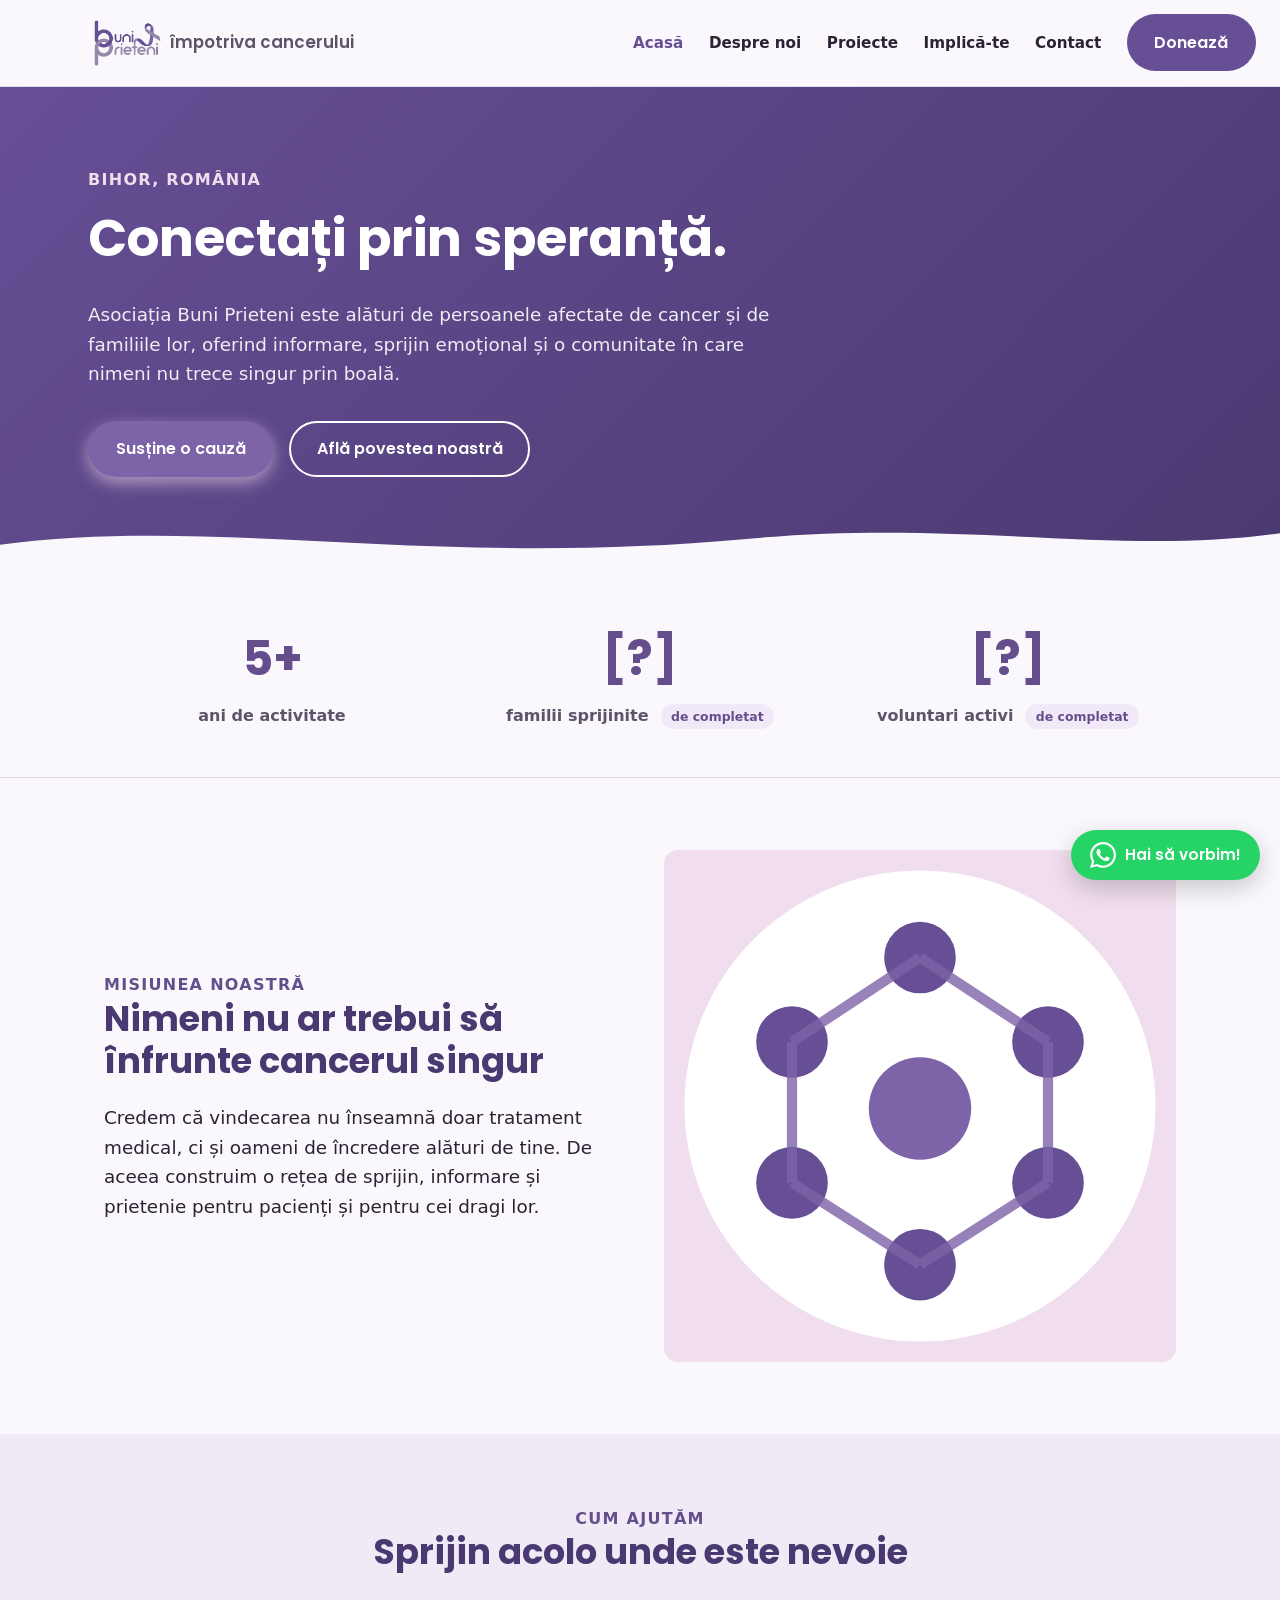
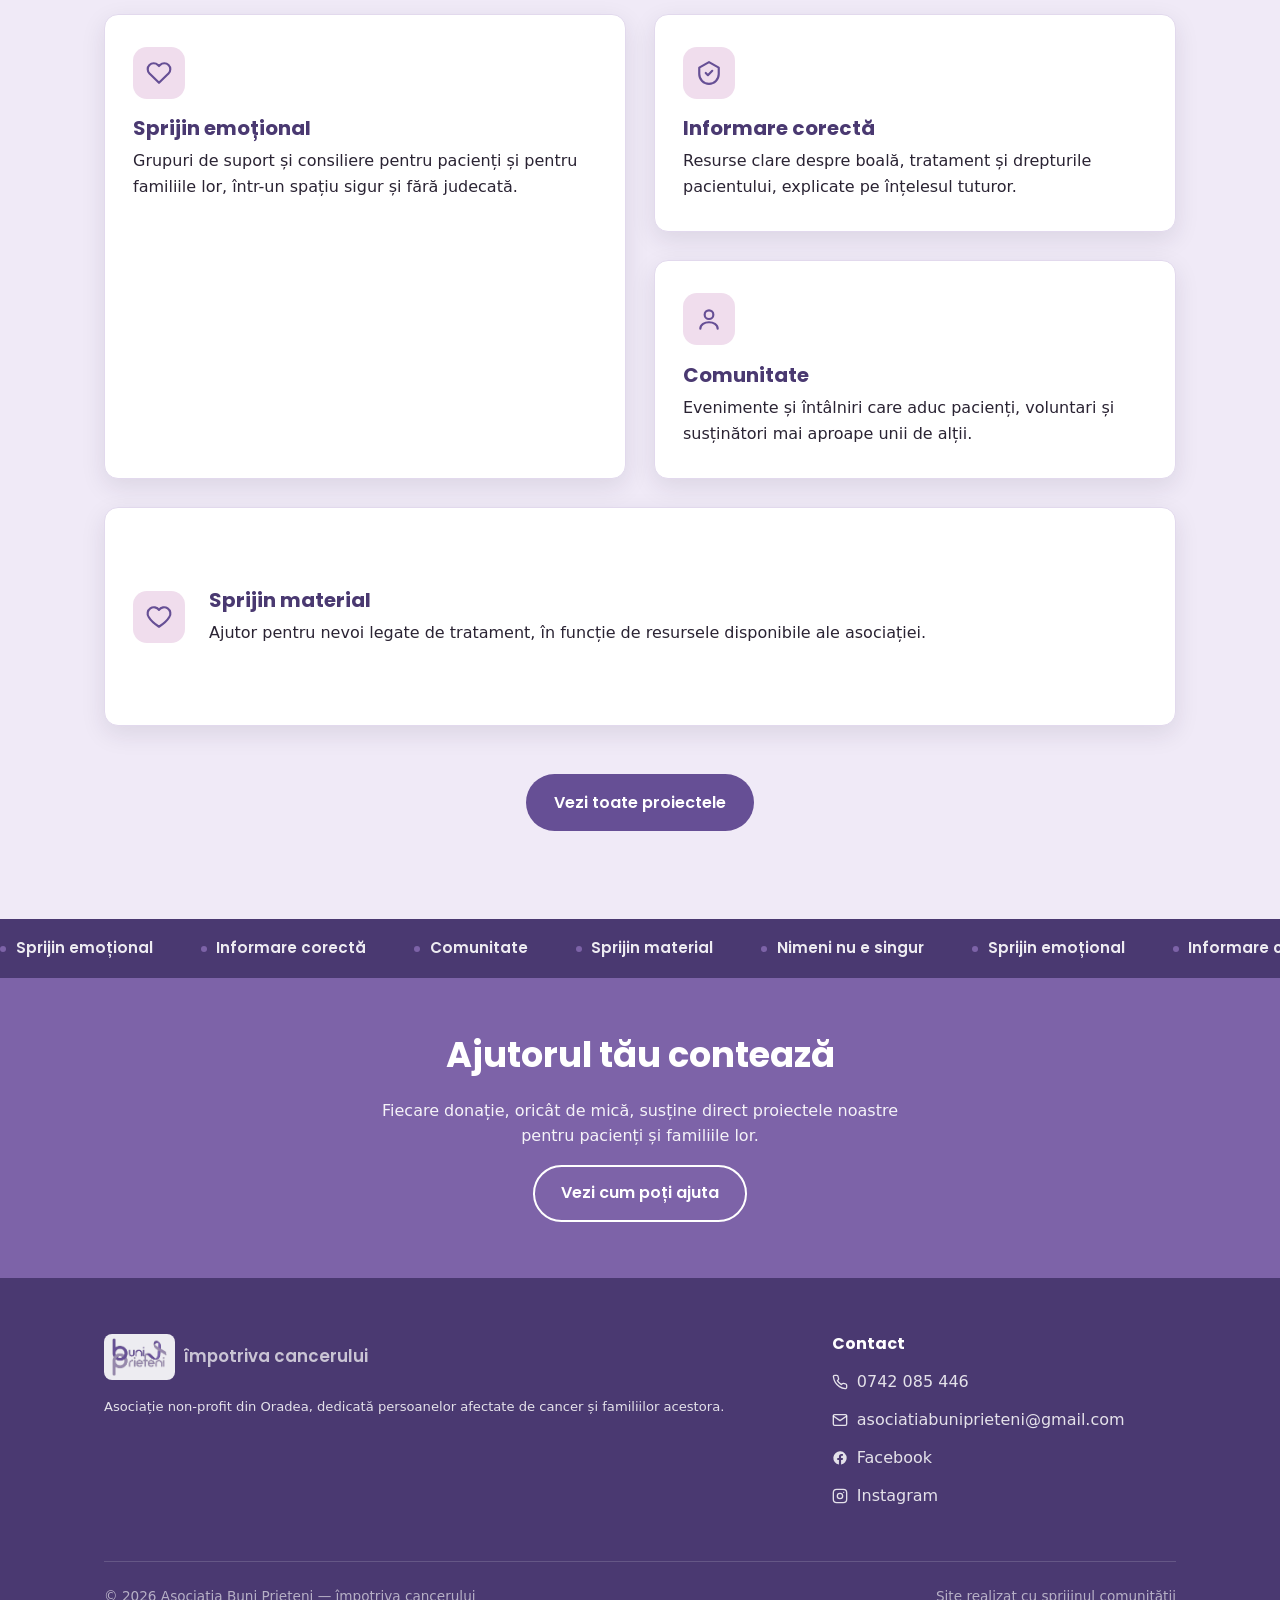
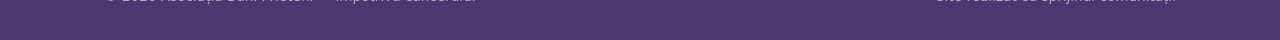
<file: index.html>
<!DOCTYPE html>
<html lang="ro">
<head>
  <meta charset="UTF-8" />
  <meta name="viewport" content="width=device-width, initial-scale=1.0" />
  <title>Asociația Buni Prieteni — Împotriva cancerului, conectați prin speranță</title>
  <meta name="description" content="Asociația Buni Prieteni sprijină persoanele afectate de cancer și familiile acestora din Oradea, prin informare, suport emoțional și comunitate." />
  <link rel="icon" type="image/png" href="assets/img/favicon.png" />
  <link rel="preconnect" href="https://fonts.googleapis.com" />
  <link rel="preconnect" href="https://fonts.gstatic.com" crossorigin />
  <link href="https://fonts.googleapis.com/css2?family=Poppins:wght@400;600;700&display=swap" rel="stylesheet" />
  <link rel="stylesheet" href="assets/css/style.css" />
  <meta property="og:title" content="Asociația Buni Prieteni — Împotriva cancerului, conectați prin speranță" />
  <meta property="og:description" content="Sprijinim persoanele afectate de cancer și familiile acestora din Oradea, prin informare, suport emoțional și comunitate." />
  <meta property="og:type" content="website" />
</head>
<body>
  <a class="skip-link" href="#continut">Sari la conținut</a>

  <header class="site-header">
    <div class="container">
      <a class="brand" href="index.html">
        <img src="assets/img/logo.png" alt="Asociația Buni Prieteni" height="46" />
        <span class="brand-tagline">împotriva cancerului</span>
      </a>
      <nav class="main-nav" id="main-nav" aria-label="Navigare principală">
        <ul>
          <li><a href="index.html" aria-current="page">Acasă</a></li>
          <li><a href="despre.html">Despre noi</a></li>
          <li><a href="proiecte.html">Proiecte</a></li>
          <li><a href="implica-te.html">Implică-te</a></li>
          <li><a href="contact.html">Contact</a></li>
        </ul>
        <a class="btn btn-secondary" href="implica-te.html">Donează</a>
      </nav>
      <button class="nav-toggle" aria-label="Deschide meniul" aria-expanded="false" aria-controls="main-nav">
        <span></span>
      </button>
    </div>
  </header>

  <main id="continut">
    <section class="hero">
      <div class="container">
        <span class="eyebrow">Bihor, România</span>
        <h1>Conectați prin speranță.</h1>
        <p class="lead">
          Asociația Buni Prieteni este alături de persoanele afectate de cancer și de familiile
          lor, oferind informare, sprijin emoțional și o comunitate în care nimeni nu trece
          singur prin boală.
        </p>
        <div class="hero-actions">
          <a class="btn btn-primary" href="implica-te.html">Susține o cauză</a>
          <a class="btn btn-outline" href="despre.html">Află povestea noastră</a>
        </div>
      </div>
    </section>

    <section class="stats-band reveal">
      <div class="container stats-grid">
        <div class="stat-item">
          <span class="stat-value"><span class="stat-number" data-count="5">0</span>+</span>
          <p>ani de activitate</p>
        </div>
        <div class="stat-item">
          <span class="stat-value">[?]</span>
          <p>familii sprijinite <span class="placeholder-note">de completat</span></p>
        </div>
        <div class="stat-item">
          <span class="stat-value">[?]</span>
          <p>voluntari activi <span class="placeholder-note">de completat</span></p>
        </div>
      </div>
    </section>

    <section>
      <div class="container two-col mission-split">
        <div class="section-header reveal">
          <span class="eyebrow-dark">Misiunea noastră</span>
          <h2>Nimeni nu ar trebui să înfrunte cancerul singur</h2>
          <p>
            Credem că vindecarea nu înseamnă doar tratament medical, ci și oameni de încredere
            alături de tine. De aceea construim o rețea de sprijin, informare și prietenie
            pentru pacienți și pentru cei dragi lor.
          </p>
        </div>
        <div class="media-block reveal" data-reveal-delay="150">
          <img src="assets/img/illustration-community.svg" alt="Ilustrație cu un cerc de persoane conectate, simbol al comunității asociației" />
        </div>
      </div>
    </section>

    <section class="section-alt">
      <div class="container">
        <div class="section-header reveal">
          <span class="eyebrow-dark">Cum ajutăm</span>
          <h2>Sprijin acolo unde este nevoie</h2>
        </div>
        <div class="bento-grid">
          <div class="card reveal">
            <div class="icon">
              <svg viewBox="0 0 24 24" fill="none" stroke="currentColor" stroke-width="2" stroke-linecap="round" stroke-linejoin="round"><path d="M20.8 4.6a5.5 5.5 0 0 0-7.8 0L12 5.6l-1-1a5.5 5.5 0 1 0-7.8 7.8l1 1L12 21l7.8-7.6 1-1a5.5 5.5 0 0 0 0-7.8Z"/></svg>
            </div>
            <h3>Sprijin emoțional</h3>
            <p>Grupuri de suport și consiliere pentru pacienți și pentru familiile lor, într-un spațiu sigur și fără judecată.</p>
          </div>
          <div class="card reveal" data-reveal-delay="100">
            <div class="icon">
              <svg viewBox="0 0 24 24" fill="none" stroke="currentColor" stroke-width="2" stroke-linecap="round" stroke-linejoin="round"><path d="M12 2 3 7v6c0 5 4 9 9 9s9-4 9-9V7Z"/><path d="M9 12l2 2 4-4"/></svg>
            </div>
            <h3>Informare corectă</h3>
            <p>Resurse clare despre boală, tratament și drepturile pacientului, explicate pe înțelesul tuturor.</p>
          </div>
          <div class="card reveal" data-reveal-delay="200">
            <div class="icon">
              <svg viewBox="0 0 24 24" fill="none" stroke="currentColor" stroke-width="2" stroke-linecap="round" stroke-linejoin="round"><circle cx="12" cy="8" r="4"/><path d="M4 21c0-4 4-6 8-6s8 2 8 6"/></svg>
            </div>
            <h3>Comunitate</h3>
            <p>Evenimente și întâlniri care aduc pacienți, voluntari și susținători mai aproape unii de alții.</p>
          </div>
          <div class="card reveal" data-reveal-delay="300">
            <div class="icon">
              <svg viewBox="0 0 24 24" fill="none" stroke="currentColor" stroke-width="2" stroke-linecap="round" stroke-linejoin="round"><path d="M12 21s-7-4.6-9.5-9A5.5 5.5 0 0 1 12 5.5 5.5 5.5 0 0 1 21.5 12c-2.5 4.4-9.5 9-9.5 9Z"/></svg>
            </div>
            <div>
              <h3>Sprijin material</h3>
              <p>Ajutor pentru nevoi legate de tratament, în funcție de resursele disponibile ale asociației.</p>
            </div>
          </div>
        </div>
        <p class="text-center mt-lg">
          <a class="btn btn-secondary" href="proiecte.html">Vezi toate proiectele</a>
        </p>
      </div>
    </section>

    <div class="impact-ticker" aria-hidden="true">
      <div class="ticker-rail">
        <div class="ticker-track">
          <span class="ticker-item">Sprijin emoțional</span>
          <span class="ticker-item">Informare corectă</span>
          <span class="ticker-item">Comunitate</span>
          <span class="ticker-item">Sprijin material</span>
          <span class="ticker-item">Nimeni nu e singur</span>
        </div>
        <div class="ticker-track">
          <span class="ticker-item">Sprijin emoțional</span>
          <span class="ticker-item">Informare corectă</span>
          <span class="ticker-item">Comunitate</span>
          <span class="ticker-item">Sprijin material</span>
          <span class="ticker-item">Nimeni nu e singur</span>
        </div>
      </div>
    </div>

    <section class="cta-banner reveal">
      <div class="container">
        <h2>Ajutorul tău contează</h2>
        <p>Fiecare donație, oricât de mică, susține direct proiectele noastre pentru pacienți și familiile lor.</p>
        <a class="btn btn-outline" href="implica-te.html">Vezi cum poți ajuta</a>
      </div>
    </section>
  </main>

  <footer class="site-footer">
    <div class="container">
      <div class="footer-grid">
        <div>
          <a class="brand" href="index.html" style="margin-bottom:1rem;">
            <img src="assets/img/logo.png" alt="Asociația Buni Prieteni" height="34" />
            <span class="brand-tagline">împotriva cancerului</span>
          </a>
          <p>Asociație non-profit din Oradea, dedicată persoanelor afectate de cancer și familiilor acestora.</p>
        </div>
        <div>
          <h4>Contact</h4>
          <ul class="footer-contact">
            <li><a href="tel:+40742085446"><svg viewBox="0 0 24 24" fill="none" stroke="currentColor" stroke-width="2" stroke-linecap="round" stroke-linejoin="round" aria-hidden="true"><path d="M22 16.92v3a2 2 0 0 1-2.18 2 19.8 19.8 0 0 1-8.63-3.07 19.5 19.5 0 0 1-6-6 19.8 19.8 0 0 1-3.07-8.67A2 2 0 0 1 4.11 2h3a2 2 0 0 1 2 1.72c.13.96.36 1.9.7 2.81a2 2 0 0 1-.45 2.11L8.09 9.91a16 16 0 0 0 6 6l1.27-1.27a2 2 0 0 1 2.11-.45c.9.34 1.85.57 2.81.7A2 2 0 0 1 22 16.92Z"/></svg>0742 085 446</a></li>
            <li><a href="mailto:asociatiabuniprieteni@gmail.com"><svg viewBox="0 0 24 24" fill="none" stroke="currentColor" stroke-width="2" stroke-linecap="round" stroke-linejoin="round" aria-hidden="true"><rect x="2" y="4" width="20" height="16" rx="2"/><path d="M22 6 12 13 2 6"/></svg>asociatiabuniprieteni@gmail.com</a></li>
            <li><a href="https://www.facebook.com/share/19CaFjeHvA/" target="_blank" rel="noopener"><svg viewBox="0 0 24 24" fill="currentColor" aria-hidden="true"><path d="M22 12a10 10 0 1 0-11.6 9.9v-7H7.9V12h2.5V9.8c0-2.5 1.5-3.9 3.8-3.9 1.1 0 2.2.2 2.2.2v2.4h-1.2c-1.2 0-1.6.8-1.6 1.6V12h2.8l-.4 2.9h-2.4v7A10 10 0 0 0 22 12Z"/></svg>Facebook</a></li>
            <li><a href="https://www.instagram.com/asociatia.buniprieteni" target="_blank" rel="noopener"><svg viewBox="0 0 24 24" fill="none" stroke="currentColor" stroke-width="2" stroke-linecap="round" stroke-linejoin="round" aria-hidden="true"><rect x="2" y="2" width="20" height="20" rx="5"/><circle cx="12" cy="12" r="4"/><circle cx="17.5" cy="6.5" r="1" fill="currentColor" stroke="none"/></svg>Instagram</a></li>
          </ul>
        </div>
      </div>
      <div class="footer-bottom">
        <span>&copy; <span id="year"></span> Asociația Buni Prieteni — împotriva cancerului</span>
        <span>Site realizat cu sprijinul comunității</span>
      </div>
    </div>
  </footer>

  <!-- Buton flotant WhatsApp -->
  <a class="whatsapp-float" href="https://wa.me/40742085446" target="_blank" rel="noopener" aria-label="Scrie-ne pe WhatsApp">
    <svg viewBox="0 0 24 24" fill="currentColor" aria-hidden="true"><path d="M17.5 14.38c-.3-.15-1.77-.87-2.04-.97-.27-.1-.47-.15-.67.15-.2.3-.77.96-.94 1.16-.17.2-.35.22-.64.07-.3-.15-1.26-.46-2.4-1.48-.89-.79-1.49-1.77-1.66-2.07-.17-.3-.02-.46.13-.61.13-.13.3-.35.44-.52.15-.17.2-.3.3-.5.1-.2.05-.37-.02-.52-.08-.15-.67-1.62-.92-2.22-.24-.58-.49-.5-.67-.51l-.57-.01c-.2 0-.52.07-.79.37-.27.3-1.04 1.01-1.04 2.48 0 1.46 1.06 2.87 1.21 3.07.15.2 2.1 3.2 5.08 4.49.71.3 1.26.49 1.69.62.71.23 1.36.2 1.87.12.57-.08 1.76-.72 2.01-1.41.25-.7.25-1.29.17-1.42-.07-.13-.27-.2-.57-.35Zm-5.45 7.44h-.01a9.87 9.87 0 0 1-5.03-1.38l-.36-.21-3.74.98 1-3.64-.24-.38a9.86 9.86 0 0 1-1.51-5.26c0-5.45 4.44-9.88 9.9-9.88 2.64 0 5.12 1.03 6.99 2.9a9.82 9.82 0 0 1 2.9 6.99c0 5.45-4.44 9.88-9.9 9.88Zm8.42-18.3A11.8 11.8 0 0 0 12.05 0C5.5 0 .18 5.33.17 11.88c0 2.1.55 4.14 1.6 5.95L.08 24l6.3-1.65a11.85 11.85 0 0 0 5.66 1.44h.01c6.54 0 11.86-5.33 11.87-11.88a11.8 11.8 0 0 0-3.48-8.4Z"/></svg>
    <span>Hai să vorbim!</span>
  </a>

  <script src="assets/js/main.js"></script>
  <script>document.getElementById("year").textContent = new Date().getFullYear();</script>
</body>
</html>
</file>
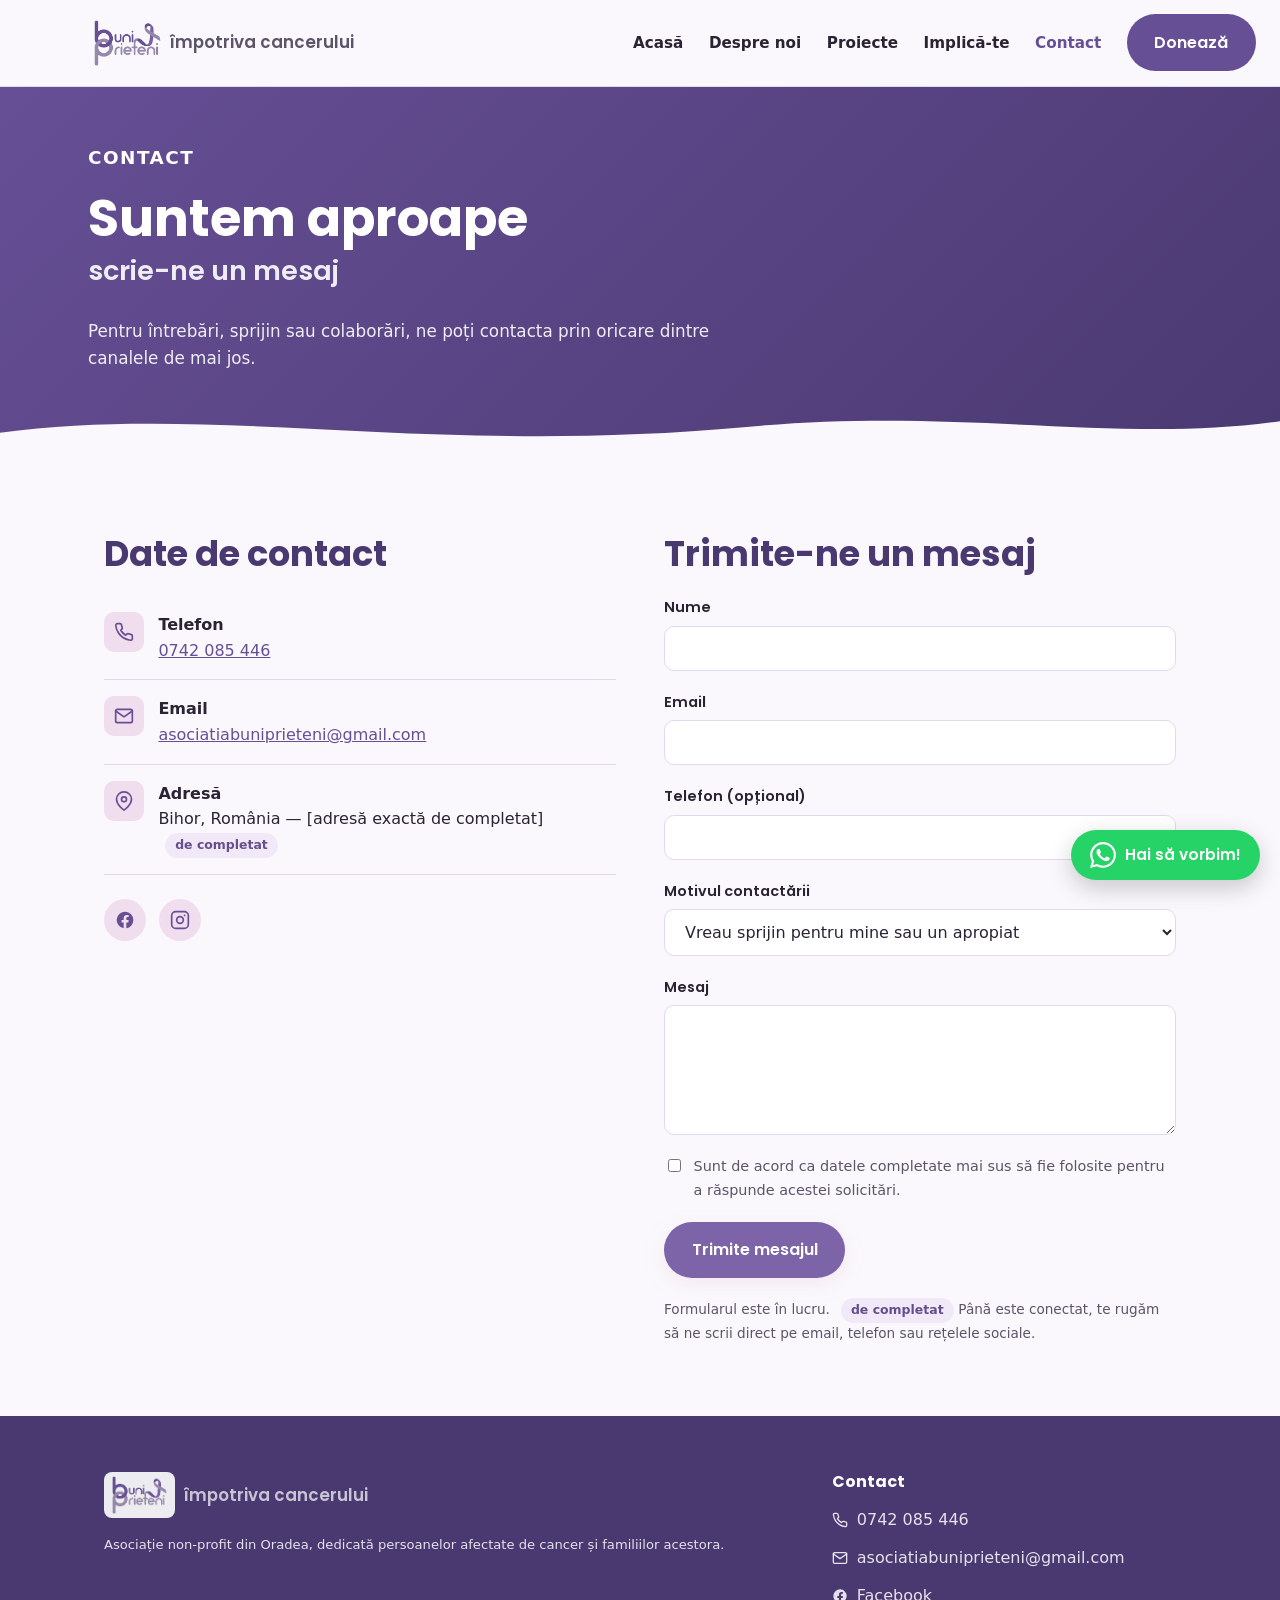
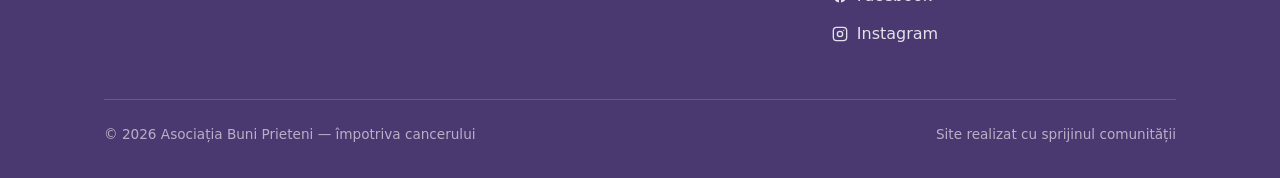
<file: contact.html>
<!DOCTYPE html>
<html lang="ro">
<head>
  <meta charset="UTF-8" />
  <meta name="viewport" content="width=device-width, initial-scale=1.0" />
  <title>Contact — Asociația Buni Prieteni</title>
  <meta name="description" content="Datele de contact ale Asociației Buni Prieteni din Oradea." />
  <link rel="icon" type="image/png" href="assets/img/favicon.png" />
  <link rel="preconnect" href="https://fonts.googleapis.com" />
  <link rel="preconnect" href="https://fonts.gstatic.com" crossorigin />
  <link href="https://fonts.googleapis.com/css2?family=Poppins:wght@400;600;700&display=swap" rel="stylesheet" />
  <link rel="stylesheet" href="assets/css/style.css" />
</head>
<body>
  <a class="skip-link" href="#continut">Sari la conținut</a>

  <header class="site-header">
    <div class="container">
      <a class="brand" href="index.html">
        <img src="assets/img/logo.png" alt="Asociația Buni Prieteni" height="46" />
        <span class="brand-tagline">împotriva cancerului</span>
      </a>
      <nav class="main-nav" id="main-nav" aria-label="Navigare principală">
        <ul>
          <li><a href="index.html">Acasă</a></li>
          <li><a href="despre.html">Despre noi</a></li>
          <li><a href="proiecte.html">Proiecte</a></li>
          <li><a href="implica-te.html">Implică-te</a></li>
          <li><a href="contact.html" aria-current="page">Contact</a></li>
        </ul>
        <a class="btn btn-secondary" href="implica-te.html">Donează</a>
      </nav>
      <button class="nav-toggle" aria-label="Deschide meniul" aria-expanded="false" aria-controls="main-nav">
        <span></span>
      </button>
    </div>
  </header>

  <main id="continut">
    <section class="page-hero hero">
      <div class="container">
        <span class="eyebrow">Contact</span>
        <h1>Suntem aproape<span class="hero-subtitle">scrie-ne un mesaj</span></h1>
        <p class="lead">Pentru întrebări, sprijin sau colaborări, ne poți contacta prin oricare dintre canalele de mai jos.</p>
      </div>
    </section>

    <section>
      <div class="container">
        <div class="contact-grid">
          <div>
            <h2>Date de contact</h2>
            <ul class="contact-list">
              <li>
                <span class="icon">
                  <svg viewBox="0 0 24 24" fill="none" stroke="currentColor" stroke-width="2" stroke-linecap="round" stroke-linejoin="round"><path d="M22 16.92v3a2 2 0 0 1-2.18 2 19.8 19.8 0 0 1-8.63-3.07 19.5 19.5 0 0 1-6-6 19.8 19.8 0 0 1-3.07-8.67A2 2 0 0 1 4.11 2h3a2 2 0 0 1 2 1.72c.13.96.36 1.9.7 2.81a2 2 0 0 1-.45 2.11L8.09 9.91a16 16 0 0 0 6 6l1.27-1.27a2 2 0 0 1 2.11-.45c.9.34 1.85.57 2.81.7A2 2 0 0 1 22 16.92Z"/></svg>
                </span>
                <div>
                  <strong>Telefon</strong>
                  <p style="margin:0;"><a href="tel:+40742085446">0742 085 446</a></p>
                </div>
              </li>
              <li>
                <span class="icon">
                  <svg viewBox="0 0 24 24" fill="none" stroke="currentColor" stroke-width="2" stroke-linecap="round" stroke-linejoin="round"><path d="M4 4h16v16H4z" opacity="0"/><path d="M22 6 12 13 2 6"/><rect x="2" y="4" width="20" height="16" rx="2"/></svg>
                </span>
                <div>
                  <strong>Email</strong>
                  <p style="margin:0;"><a href="mailto:asociatiabuniprieteni@gmail.com">asociatiabuniprieteni@gmail.com</a></p>
                </div>
              </li>
              <li>
                <span class="icon">
                  <svg viewBox="0 0 24 24" fill="none" stroke="currentColor" stroke-width="2" stroke-linecap="round" stroke-linejoin="round"><path d="M21 10c0 7-9 13-9 13s-9-6-9-13a9 9 0 0 1 18 0Z"/><circle cx="12" cy="10" r="3"/></svg>
                </span>
                <div>
                  <strong>Adresă</strong>
                  <p style="margin:0;">Bihor, România — [adresă exactă de completat] <span class="placeholder-note">de completat</span></p>
                </div>
              </li>
            </ul>

            <div class="social-links" aria-label="Rețele sociale">
              <a href="https://www.facebook.com/share/19CaFjeHvA/" target="_blank" rel="noopener" aria-label="Facebook">
                <svg viewBox="0 0 24 24" fill="currentColor"><path d="M22 12a10 10 0 1 0-11.6 9.9v-7H7.9V12h2.5V9.8c0-2.5 1.5-3.9 3.8-3.9 1.1 0 2.2.2 2.2.2v2.4h-1.2c-1.2 0-1.6.8-1.6 1.6V12h2.8l-.4 2.9h-2.4v7A10 10 0 0 0 22 12Z"/></svg>
              </a>
              <a href="https://www.instagram.com/asociatia.buniprieteni" target="_blank" rel="noopener" aria-label="Instagram">
                <svg viewBox="0 0 24 24" fill="none" stroke="currentColor" stroke-width="2" stroke-linecap="round" stroke-linejoin="round"><rect x="2" y="2" width="20" height="20" rx="5"/><circle cx="12" cy="12" r="4"/><circle cx="17.5" cy="6.5" r="1" fill="currentColor" stroke="none"/></svg>
              </a>
            </div>
          </div>

          <div>
            <h2>Trimite-ne un mesaj</h2>
            <!-- Formular vizual, nefuncțional deocamdată — de conectat la un serviciu de trimitere (ex. FormSubmit.co) sau alt backend -->
            <form class="contact-form" onsubmit="event.preventDefault();">
              <div class="form-group">
                <label for="cf-nume">Nume</label>
                <input type="text" id="cf-nume" name="nume" required />
              </div>
              <div class="form-group">
                <label for="cf-email">Email</label>
                <input type="email" id="cf-email" name="email" required />
              </div>
              <div class="form-group">
                <label for="cf-telefon">Telefon (opțional)</label>
                <input type="tel" id="cf-telefon" name="telefon" />
              </div>
              <div class="form-group">
                <label for="cf-motiv">Motivul contactării</label>
                <select id="cf-motiv" name="motiv">
                  <option value="sprijin">Vreau sprijin pentru mine sau un apropiat</option>
                  <option value="donatie">Vreau să fac o donație</option>
                  <option value="voluntariat">Vreau să devin voluntar</option>
                  <option value="parteneriat">Parteneriat / colaborare</option>
                  <option value="altceva">Altceva</option>
                </select>
              </div>
              <div class="form-group">
                <label for="cf-mesaj">Mesaj</label>
                <textarea id="cf-mesaj" name="mesaj" required></textarea>
              </div>
              <label class="form-checkbox">
                <input type="checkbox" required />
                Sunt de acord ca datele completate mai sus să fie folosite pentru a răspunde acestei solicitări.
              </label>
              <button type="submit" class="btn btn-primary">Trimite mesajul</button>
              <p style="font-size:0.85rem; color:var(--color-text-muted); margin:0;">
                Formularul este în lucru. <span class="placeholder-note">de completat</span>
                Până este conectat, te rugăm să ne scrii direct pe email, telefon sau rețelele sociale.
              </p>
            </form>
          </div>
        </div>
      </div>
    </section>
  </main>

  <footer class="site-footer">
    <div class="container">
      <div class="footer-grid">
        <div>
          <a class="brand" href="index.html" style="margin-bottom:1rem;">
            <img src="assets/img/logo.png" alt="Asociația Buni Prieteni" height="34" />
            <span class="brand-tagline">împotriva cancerului</span>
          </a>
          <p>Asociație non-profit din Oradea, dedicată persoanelor afectate de cancer și familiilor acestora.</p>
        </div>
        <div>
          <h4>Contact</h4>
          <ul class="footer-contact">
            <li><a href="tel:+40742085446"><svg viewBox="0 0 24 24" fill="none" stroke="currentColor" stroke-width="2" stroke-linecap="round" stroke-linejoin="round" aria-hidden="true"><path d="M22 16.92v3a2 2 0 0 1-2.18 2 19.8 19.8 0 0 1-8.63-3.07 19.5 19.5 0 0 1-6-6 19.8 19.8 0 0 1-3.07-8.67A2 2 0 0 1 4.11 2h3a2 2 0 0 1 2 1.72c.13.96.36 1.9.7 2.81a2 2 0 0 1-.45 2.11L8.09 9.91a16 16 0 0 0 6 6l1.27-1.27a2 2 0 0 1 2.11-.45c.9.34 1.85.57 2.81.7A2 2 0 0 1 22 16.92Z"/></svg>0742 085 446</a></li>
            <li><a href="mailto:asociatiabuniprieteni@gmail.com"><svg viewBox="0 0 24 24" fill="none" stroke="currentColor" stroke-width="2" stroke-linecap="round" stroke-linejoin="round" aria-hidden="true"><rect x="2" y="4" width="20" height="16" rx="2"/><path d="M22 6 12 13 2 6"/></svg>asociatiabuniprieteni@gmail.com</a></li>
            <li><a href="https://www.facebook.com/share/19CaFjeHvA/" target="_blank" rel="noopener"><svg viewBox="0 0 24 24" fill="currentColor" aria-hidden="true"><path d="M22 12a10 10 0 1 0-11.6 9.9v-7H7.9V12h2.5V9.8c0-2.5 1.5-3.9 3.8-3.9 1.1 0 2.2.2 2.2.2v2.4h-1.2c-1.2 0-1.6.8-1.6 1.6V12h2.8l-.4 2.9h-2.4v7A10 10 0 0 0 22 12Z"/></svg>Facebook</a></li>
            <li><a href="https://www.instagram.com/asociatia.buniprieteni" target="_blank" rel="noopener"><svg viewBox="0 0 24 24" fill="none" stroke="currentColor" stroke-width="2" stroke-linecap="round" stroke-linejoin="round" aria-hidden="true"><rect x="2" y="2" width="20" height="20" rx="5"/><circle cx="12" cy="12" r="4"/><circle cx="17.5" cy="6.5" r="1" fill="currentColor" stroke="none"/></svg>Instagram</a></li>
          </ul>
        </div>
      </div>
      <div class="footer-bottom">
        <span>&copy; <span id="year"></span> Asociația Buni Prieteni — împotriva cancerului</span>
        <span>Site realizat cu sprijinul comunității</span>
      </div>
    </div>
  </footer>

  <!-- Buton flotant WhatsApp -->
  <a class="whatsapp-float" href="https://wa.me/40742085446" target="_blank" rel="noopener" aria-label="Scrie-ne pe WhatsApp">
    <svg viewBox="0 0 24 24" fill="currentColor" aria-hidden="true"><path d="M17.5 14.38c-.3-.15-1.77-.87-2.04-.97-.27-.1-.47-.15-.67.15-.2.3-.77.96-.94 1.16-.17.2-.35.22-.64.07-.3-.15-1.26-.46-2.4-1.48-.89-.79-1.49-1.77-1.66-2.07-.17-.3-.02-.46.13-.61.13-.13.3-.35.44-.52.15-.17.2-.3.3-.5.1-.2.05-.37-.02-.52-.08-.15-.67-1.62-.92-2.22-.24-.58-.49-.5-.67-.51l-.57-.01c-.2 0-.52.07-.79.37-.27.3-1.04 1.01-1.04 2.48 0 1.46 1.06 2.87 1.21 3.07.15.2 2.1 3.2 5.08 4.49.71.3 1.26.49 1.69.62.71.23 1.36.2 1.87.12.57-.08 1.76-.72 2.01-1.41.25-.7.25-1.29.17-1.42-.07-.13-.27-.2-.57-.35Zm-5.45 7.44h-.01a9.87 9.87 0 0 1-5.03-1.38l-.36-.21-3.74.98 1-3.64-.24-.38a9.86 9.86 0 0 1-1.51-5.26c0-5.45 4.44-9.88 9.9-9.88 2.64 0 5.12 1.03 6.99 2.9a9.82 9.82 0 0 1 2.9 6.99c0 5.45-4.44 9.88-9.9 9.88Zm8.42-18.3A11.8 11.8 0 0 0 12.05 0C5.5 0 .18 5.33.17 11.88c0 2.1.55 4.14 1.6 5.95L.08 24l6.3-1.65a11.85 11.85 0 0 0 5.66 1.44h.01c6.54 0 11.86-5.33 11.87-11.88a11.8 11.8 0 0 0-3.48-8.4Z"/></svg>
    <span>Hai să vorbim!</span>
  </a>

  <script src="assets/js/main.js"></script>
  <script>document.getElementById("year").textContent = new Date().getFullYear();</script>
</body>
</html>
</file>
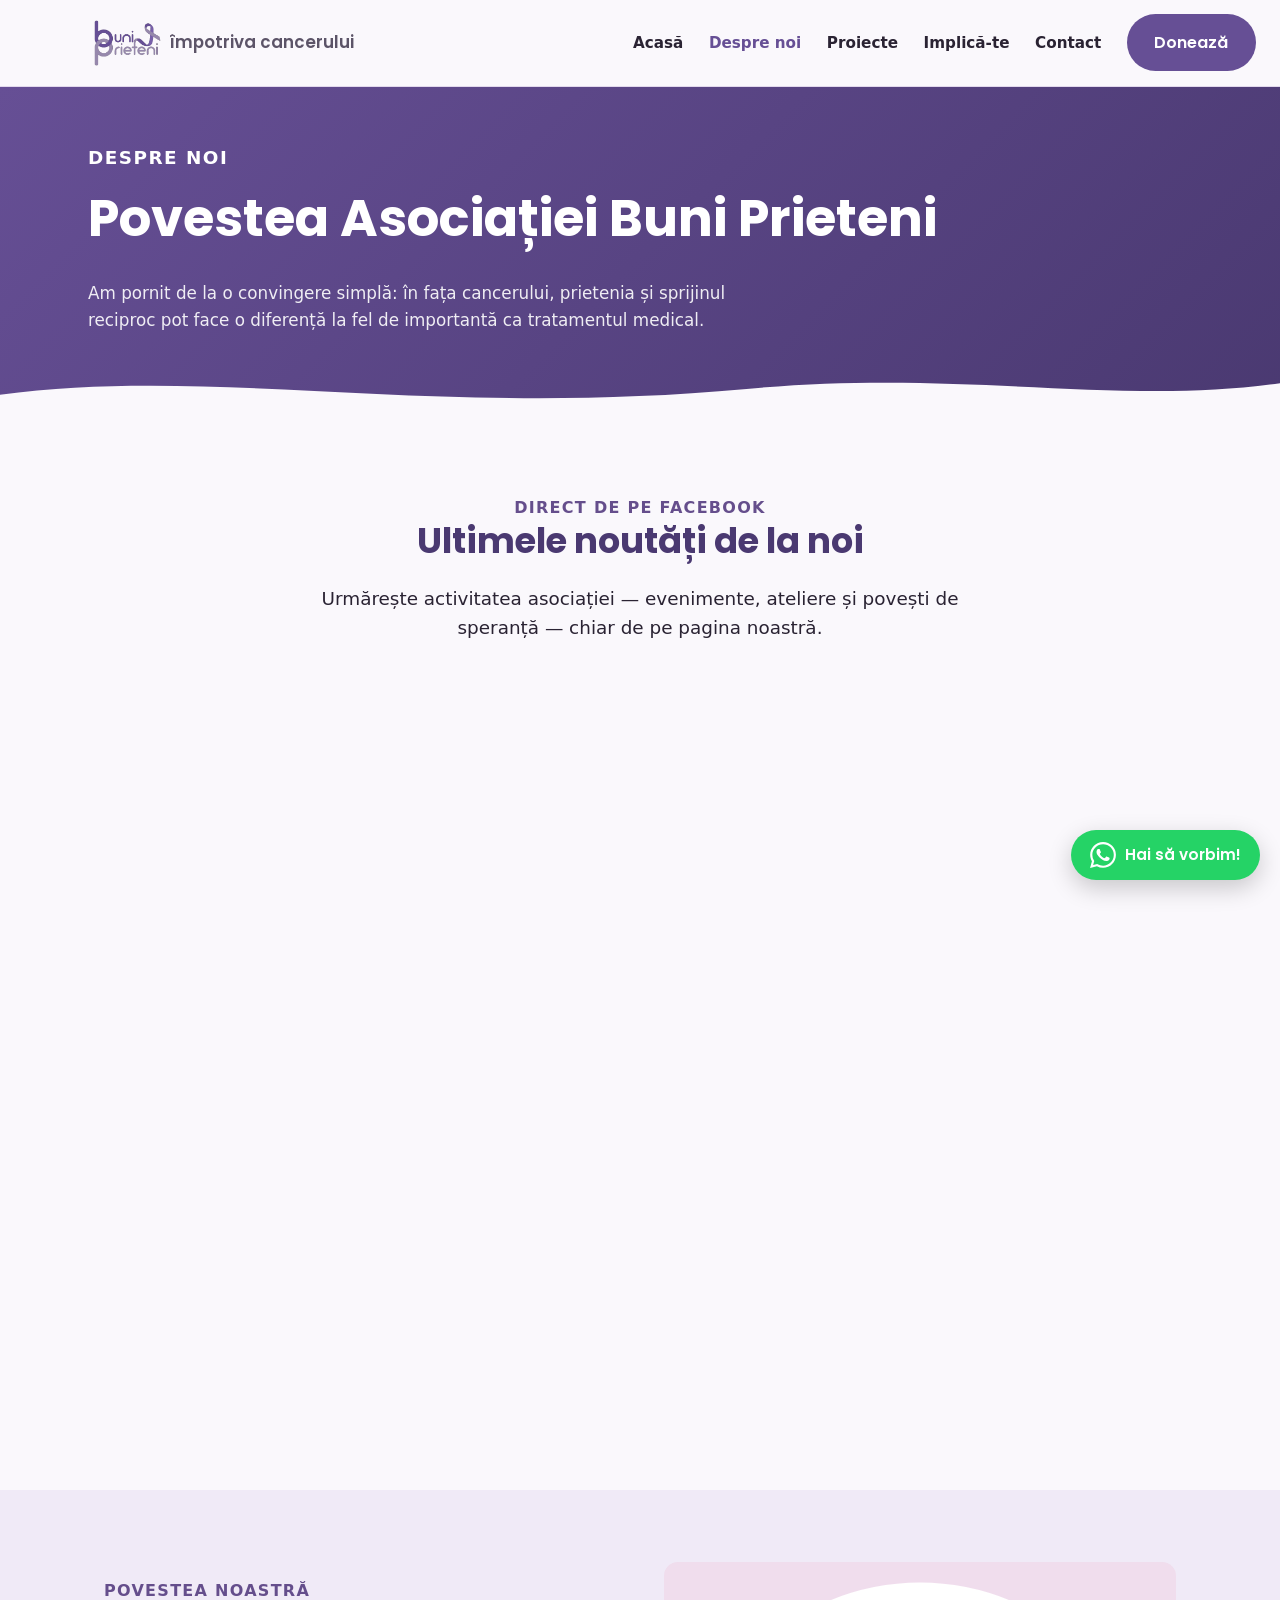
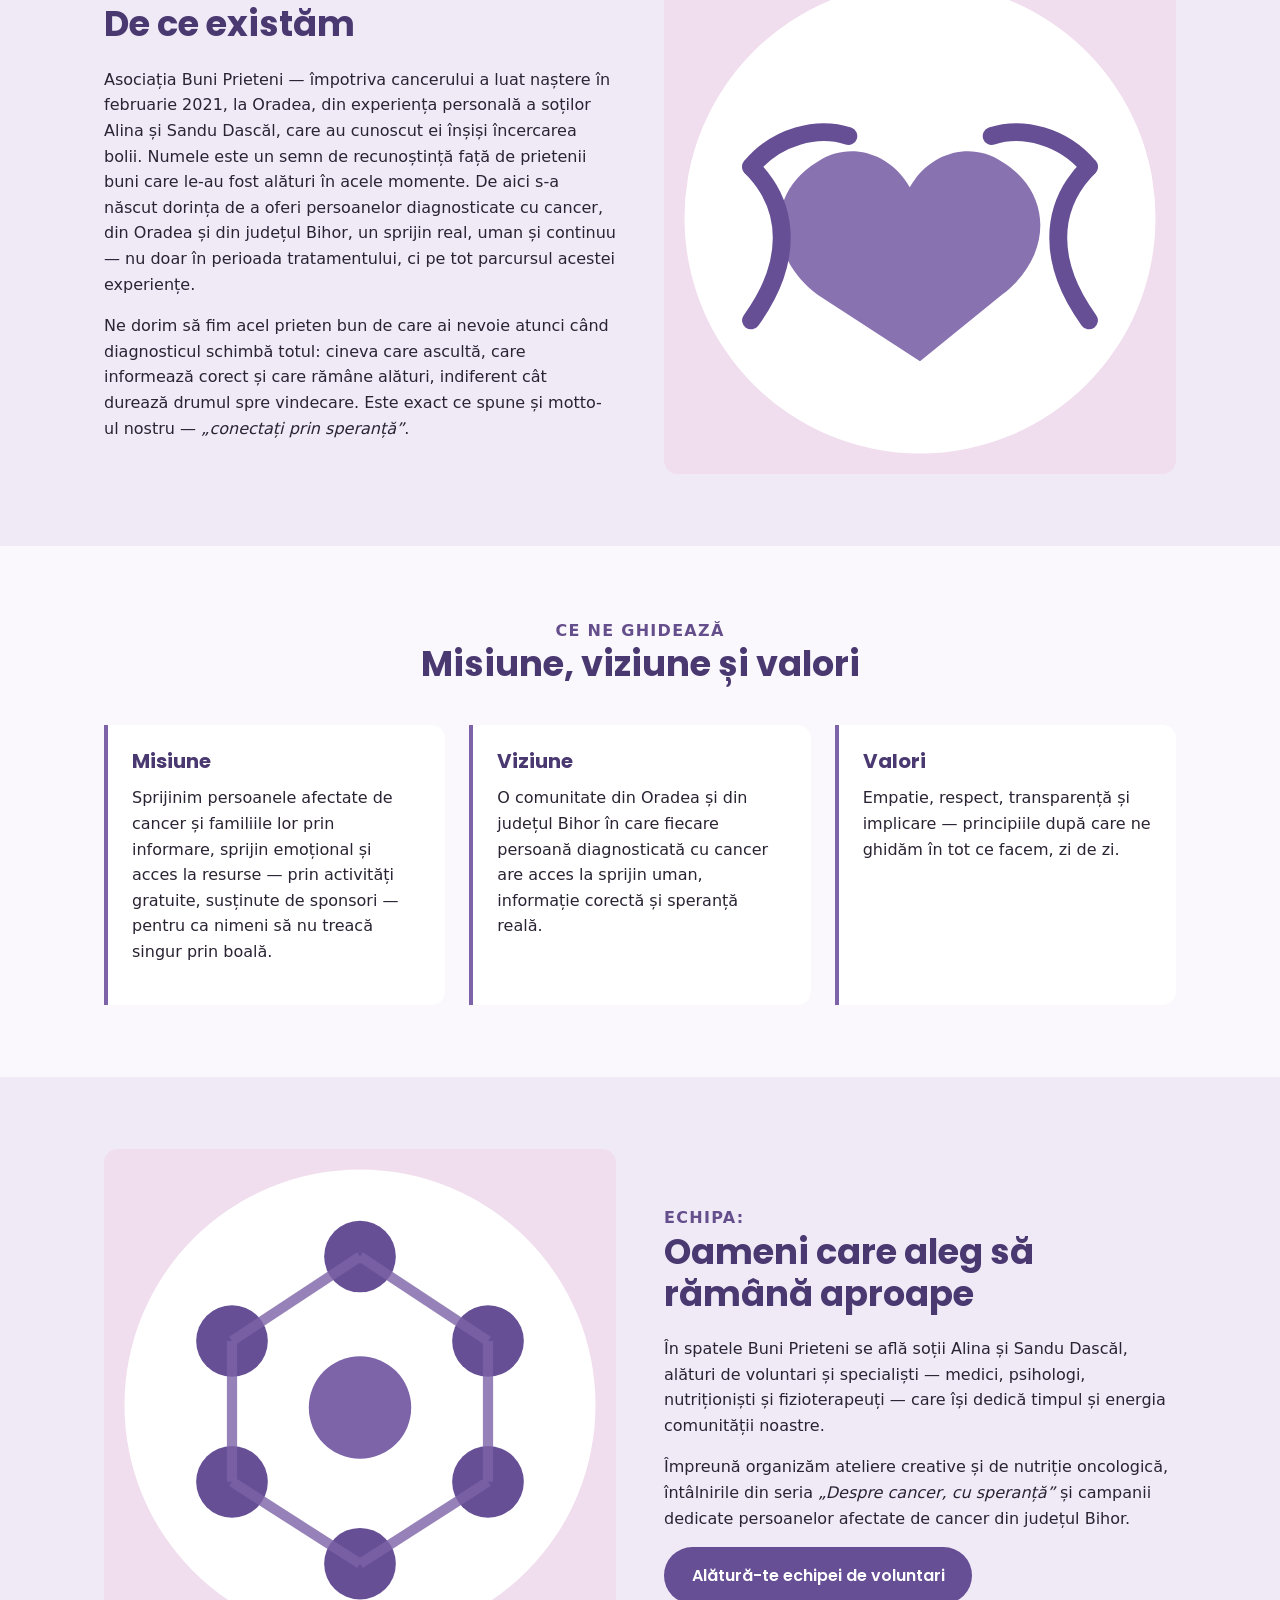
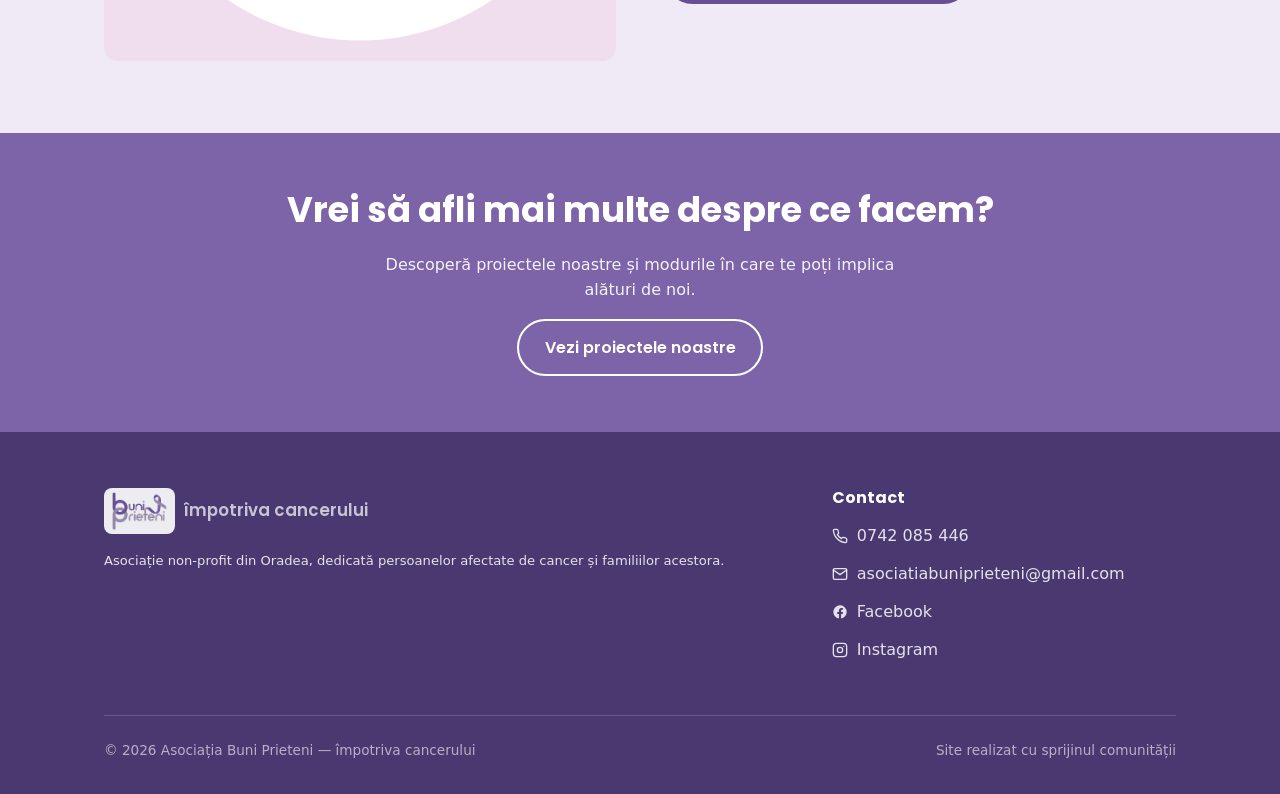
<file: despre.html>
<!DOCTYPE html>
<html lang="ro">
<head>
  <meta charset="UTF-8" />
  <meta name="viewport" content="width=device-width, initial-scale=1.0" />
  <title>Despre noi — Asociația Buni Prieteni</title>
  <meta name="description" content="Povestea, misiunea și valorile Asociației Buni Prieteni, alături de persoanele afectate de cancer din Oradea." />
  <link rel="icon" type="image/png" href="assets/img/favicon.png" />
  <link rel="preconnect" href="https://fonts.googleapis.com" />
  <link rel="preconnect" href="https://fonts.gstatic.com" crossorigin />
  <link href="https://fonts.googleapis.com/css2?family=Poppins:wght@400;600;700&display=swap" rel="stylesheet" />
  <link rel="stylesheet" href="assets/css/style.css" />
</head>
<body>
  <a class="skip-link" href="#continut">Sari la conținut</a>

  <header class="site-header">
    <div class="container">
      <a class="brand" href="index.html">
        <img src="assets/img/logo.png" alt="Asociația Buni Prieteni" height="46" />
        <span class="brand-tagline">împotriva cancerului</span>
      </a>
      <nav class="main-nav" id="main-nav" aria-label="Navigare principală">
        <ul>
          <li><a href="index.html">Acasă</a></li>
          <li><a href="despre.html" aria-current="page">Despre noi</a></li>
          <li><a href="proiecte.html">Proiecte</a></li>
          <li><a href="implica-te.html">Implică-te</a></li>
          <li><a href="contact.html">Contact</a></li>
        </ul>
        <a class="btn btn-secondary" href="implica-te.html">Donează</a>
      </nav>
      <button class="nav-toggle" aria-label="Deschide meniul" aria-expanded="false" aria-controls="main-nav">
        <span></span>
      </button>
    </div>
  </header>

  <main id="continut">
    <section class="page-hero hero">
      <div class="container">
        <span class="eyebrow">Despre noi</span>
        <h1>Povestea Asociației Buni Prieteni</h1>
        <p class="lead">
          Am pornit de la o convingere simplă: în fața cancerului, prietenia și sprijinul
          reciproc pot face o diferență la fel de importantă ca tratamentul medical.
        </p>
      </div>
    </section>

    <section>
      <div class="container">
        <div class="section-header">
          <span class="eyebrow-dark">Direct de pe Facebook</span>
          <h2>Ultimele noutăți de la noi</h2>
          <p>Urmărește activitatea asociației — evenimente, ateliere și povești de speranță — chiar de pe pagina noastră.</p>
        </div>
        <div class="fb-embed">
          <iframe
            src="https://www.facebook.com/plugins/post.php?href=https%3A%2F%2Fwww.facebook.com%2Fasociatiabuniprieteni%2Fposts%2Fpfbid027Hav12kb1Seu51MLARQijszPznMkoYYfFABjqNk1dabq3N9SnkV6w6AoLwCN392ml&show_text=true&width=500"
            width="500"
            height="735"
            style="border:none;overflow:hidden"
            scrolling="no"
            frameborder="0"
            allowfullscreen="true"
            allow="autoplay; clipboard-write; encrypted-media; picture-in-picture; web-share"
            title="Postare de pe pagina de Facebook Asociația Buni Prieteni"
            loading="lazy"></iframe>
        </div>
      </div>
    </section>

    <section class="section-alt">
      <div class="container">
        <div class="two-col">
          <div>
            <span class="eyebrow-dark">Povestea noastră</span>
            <h2>De ce existăm</h2>
            <p>
              Asociația Buni Prieteni — împotriva cancerului a luat naștere în februarie
              2021, la Oradea, din experiența personală a soților Alina și Sandu Dascăl,
              care au cunoscut ei înșiși încercarea bolii. Numele este un semn de
              recunoștință față de prietenii buni care le-au fost alături în acele momente.
              De aici s-a născut dorința de a oferi persoanelor diagnosticate cu cancer,
              din Oradea și din județul Bihor, un sprijin real, uman și continuu — nu doar
              în perioada tratamentului, ci pe tot parcursul acestei experiențe.
            </p>
            <p>
              Ne dorim să fim acel prieten bun de care ai nevoie atunci când diagnosticul
              schimbă totul: cineva care ascultă, care informează corect și care rămâne
              alături, indiferent cât durează drumul spre vindecare. Este exact ce spune
              și motto-ul nostru — <em>„conectați prin speranță”</em>.
            </p>
          </div>
          <div class="media-block">
            <img src="assets/img/illustration-support.svg" alt="Ilustrație cu două mâini care susțin o inimă, simbol al sprijinului oferit de asociație" />
          </div>
        </div>
      </div>
    </section>

    <section>
      <div class="container">
        <div class="section-header">
          <span class="eyebrow-dark">Ce ne ghidează</span>
          <h2>Misiune, viziune și valori</h2>
        </div>
        <div class="values-grid">
          <div class="value-item">
            <h3>Misiune</h3>
            <p>Sprijinim persoanele afectate de cancer și familiile lor prin informare, sprijin emoțional și acces la resurse — prin activități gratuite, susținute de sponsori — pentru ca nimeni să nu treacă singur prin boală.</p>
          </div>
          <div class="value-item">
            <h3>Viziune</h3>
            <p>O comunitate din Oradea și din județul Bihor în care fiecare persoană diagnosticată cu cancer are acces la sprijin uman, informație corectă și speranță reală.</p>
          </div>
          <div class="value-item">
            <h3>Valori</h3>
            <p>Empatie, respect, transparență și implicare — principiile după care ne ghidăm în tot ce facem, zi de zi.</p>
          </div>
        </div>
      </div>
    </section>

    <section class="section-alt">
      <div class="container">
        <div class="two-col">
          <div class="media-block">
            <img src="assets/img/illustration-community.svg" alt="Ilustrație cu un cerc de persoane conectate, simbol al comunității asociației" />
          </div>
          <div>
            <span class="eyebrow-dark">Echipa:</span>
            <h2>Oameni care aleg să rămână aproape</h2>
            <p>
              În spatele Buni Prieteni se află soții Alina și Sandu Dascăl, alături de
              voluntari și specialiști — medici, psihologi, nutriționiști și fizioterapeuți
              — care își dedică timpul și energia comunității noastre.
            </p>
            <p>
              Împreună organizăm ateliere creative și de nutriție oncologică, întâlnirile
              din seria <em>„Despre cancer, cu speranță”</em> și campanii dedicate
              persoanelor afectate de cancer din județul Bihor.
            </p>
            <a class="btn btn-secondary" href="implica-te.html">Alătură-te echipei de voluntari</a>
          </div>
        </div>
      </div>
    </section>

    <section class="cta-banner">
      <div class="container">
        <h2>Vrei să afli mai multe despre ce facem?</h2>
        <p>Descoperă proiectele noastre și modurile în care te poți implica alături de noi.</p>
        <a class="btn btn-outline" href="proiecte.html">Vezi proiectele noastre</a>
      </div>
    </section>
  </main>

  <footer class="site-footer">
    <div class="container">
      <div class="footer-grid">
        <div>
          <a class="brand" href="index.html" style="margin-bottom:1rem;">
            <img src="assets/img/logo.png" alt="Asociația Buni Prieteni" height="34" />
            <span class="brand-tagline">împotriva cancerului</span>
          </a>
          <p>Asociație non-profit din Oradea, dedicată persoanelor afectate de cancer și familiilor acestora.</p>
        </div>
        <div>
          <h4>Contact</h4>
          <ul class="footer-contact">
            <li><a href="tel:+40742085446"><svg viewBox="0 0 24 24" fill="none" stroke="currentColor" stroke-width="2" stroke-linecap="round" stroke-linejoin="round" aria-hidden="true"><path d="M22 16.92v3a2 2 0 0 1-2.18 2 19.8 19.8 0 0 1-8.63-3.07 19.5 19.5 0 0 1-6-6 19.8 19.8 0 0 1-3.07-8.67A2 2 0 0 1 4.11 2h3a2 2 0 0 1 2 1.72c.13.96.36 1.9.7 2.81a2 2 0 0 1-.45 2.11L8.09 9.91a16 16 0 0 0 6 6l1.27-1.27a2 2 0 0 1 2.11-.45c.9.34 1.85.57 2.81.7A2 2 0 0 1 22 16.92Z"/></svg>0742 085 446</a></li>
            <li><a href="mailto:asociatiabuniprieteni@gmail.com"><svg viewBox="0 0 24 24" fill="none" stroke="currentColor" stroke-width="2" stroke-linecap="round" stroke-linejoin="round" aria-hidden="true"><rect x="2" y="4" width="20" height="16" rx="2"/><path d="M22 6 12 13 2 6"/></svg>asociatiabuniprieteni@gmail.com</a></li>
            <li><a href="https://www.facebook.com/share/19CaFjeHvA/" target="_blank" rel="noopener"><svg viewBox="0 0 24 24" fill="currentColor" aria-hidden="true"><path d="M22 12a10 10 0 1 0-11.6 9.9v-7H7.9V12h2.5V9.8c0-2.5 1.5-3.9 3.8-3.9 1.1 0 2.2.2 2.2.2v2.4h-1.2c-1.2 0-1.6.8-1.6 1.6V12h2.8l-.4 2.9h-2.4v7A10 10 0 0 0 22 12Z"/></svg>Facebook</a></li>
            <li><a href="https://www.instagram.com/asociatia.buniprieteni" target="_blank" rel="noopener"><svg viewBox="0 0 24 24" fill="none" stroke="currentColor" stroke-width="2" stroke-linecap="round" stroke-linejoin="round" aria-hidden="true"><rect x="2" y="2" width="20" height="20" rx="5"/><circle cx="12" cy="12" r="4"/><circle cx="17.5" cy="6.5" r="1" fill="currentColor" stroke="none"/></svg>Instagram</a></li>
          </ul>
        </div>
      </div>
      <div class="footer-bottom">
        <span>&copy; <span id="year"></span> Asociația Buni Prieteni — împotriva cancerului</span>
        <span>Site realizat cu sprijinul comunității</span>
      </div>
    </div>
  </footer>

  <!-- Buton flotant WhatsApp -->
  <a class="whatsapp-float" href="https://wa.me/40742085446" target="_blank" rel="noopener" aria-label="Scrie-ne pe WhatsApp">
    <svg viewBox="0 0 24 24" fill="currentColor" aria-hidden="true"><path d="M17.5 14.38c-.3-.15-1.77-.87-2.04-.97-.27-.1-.47-.15-.67.15-.2.3-.77.96-.94 1.16-.17.2-.35.22-.64.07-.3-.15-1.26-.46-2.4-1.48-.89-.79-1.49-1.77-1.66-2.07-.17-.3-.02-.46.13-.61.13-.13.3-.35.44-.52.15-.17.2-.3.3-.5.1-.2.05-.37-.02-.52-.08-.15-.67-1.62-.92-2.22-.24-.58-.49-.5-.67-.51l-.57-.01c-.2 0-.52.07-.79.37-.27.3-1.04 1.01-1.04 2.48 0 1.46 1.06 2.87 1.21 3.07.15.2 2.1 3.2 5.08 4.49.71.3 1.26.49 1.69.62.71.23 1.36.2 1.87.12.57-.08 1.76-.72 2.01-1.41.25-.7.25-1.29.17-1.42-.07-.13-.27-.2-.57-.35Zm-5.45 7.44h-.01a9.87 9.87 0 0 1-5.03-1.38l-.36-.21-3.74.98 1-3.64-.24-.38a9.86 9.86 0 0 1-1.51-5.26c0-5.45 4.44-9.88 9.9-9.88 2.64 0 5.12 1.03 6.99 2.9a9.82 9.82 0 0 1 2.9 6.99c0 5.45-4.44 9.88-9.9 9.88Zm8.42-18.3A11.8 11.8 0 0 0 12.05 0C5.5 0 .18 5.33.17 11.88c0 2.1.55 4.14 1.6 5.95L.08 24l6.3-1.65a11.85 11.85 0 0 0 5.66 1.44h.01c6.54 0 11.86-5.33 11.87-11.88a11.8 11.8 0 0 0-3.48-8.4Z"/></svg>
    <span>Hai să vorbim!</span>
  </a>

  <script src="assets/js/main.js"></script>
  <script>document.getElementById("year").textContent = new Date().getFullYear();</script>
</body>
</html>
</file>
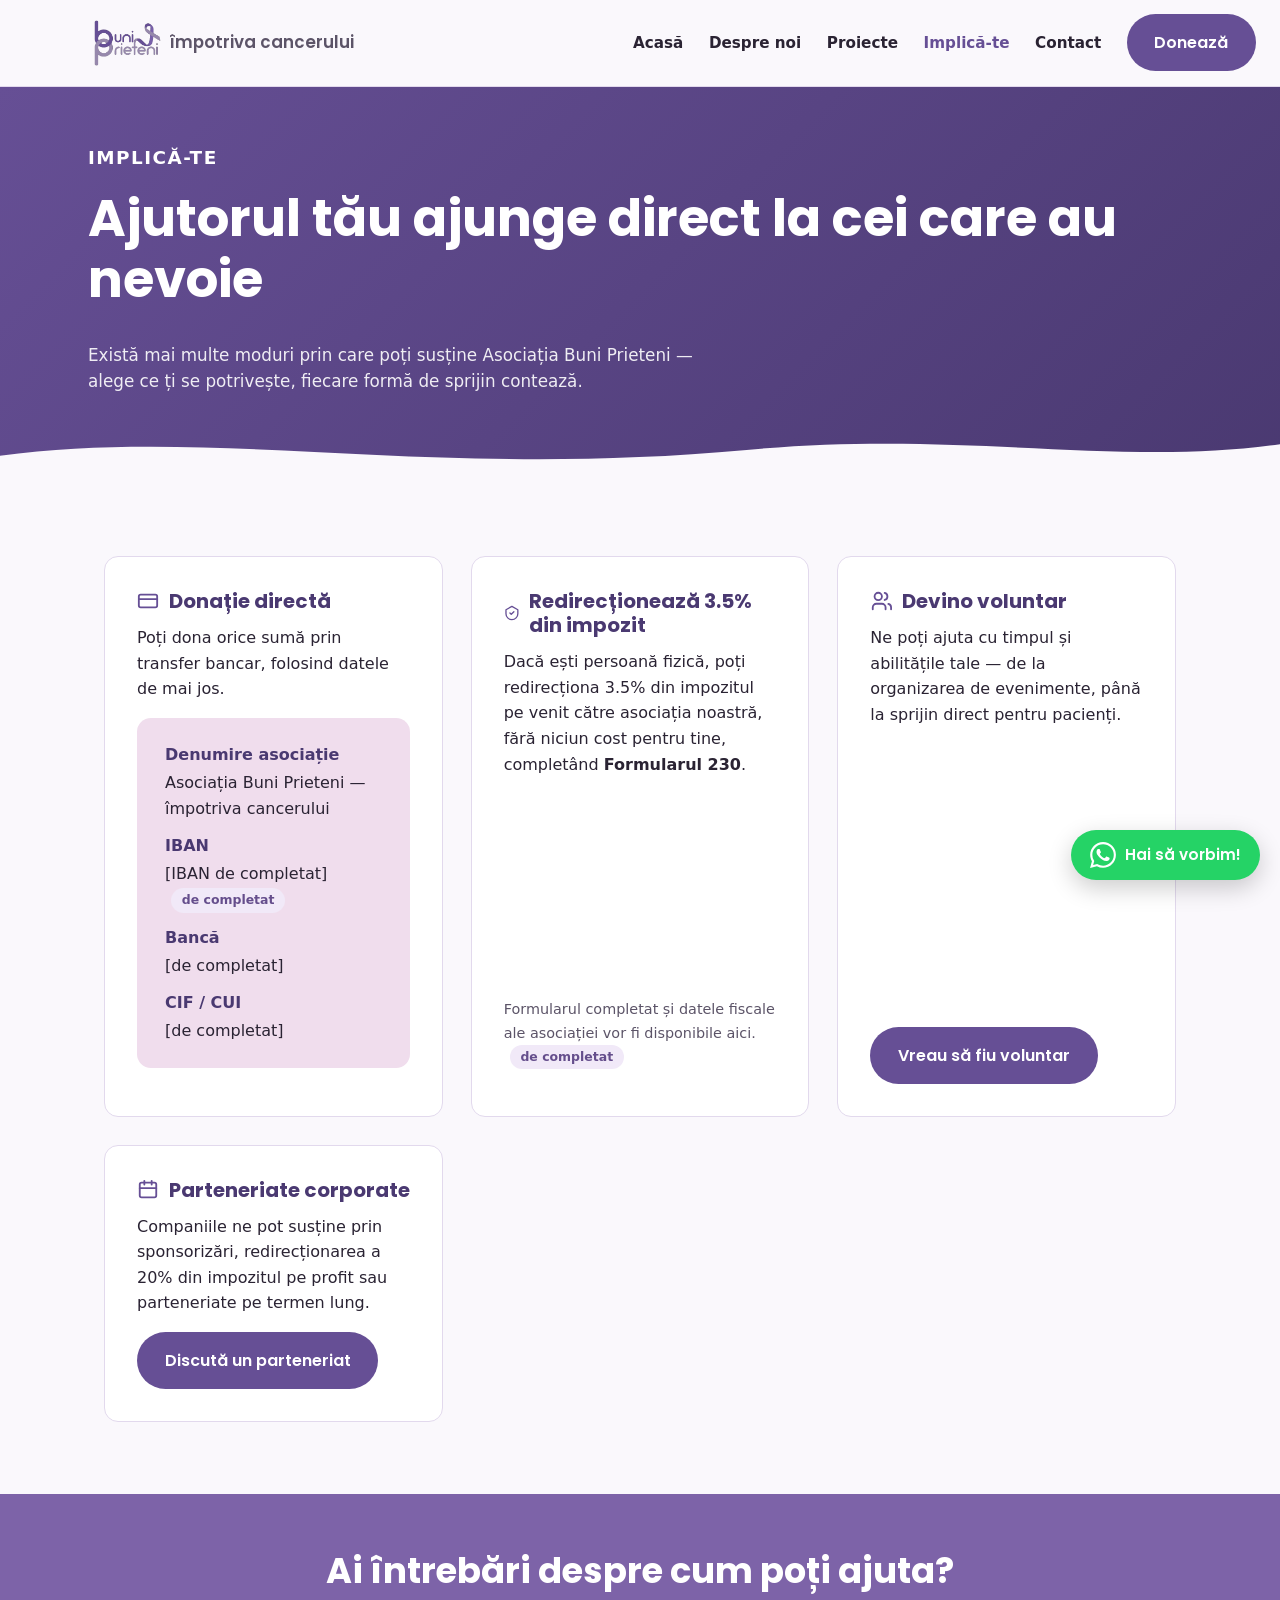
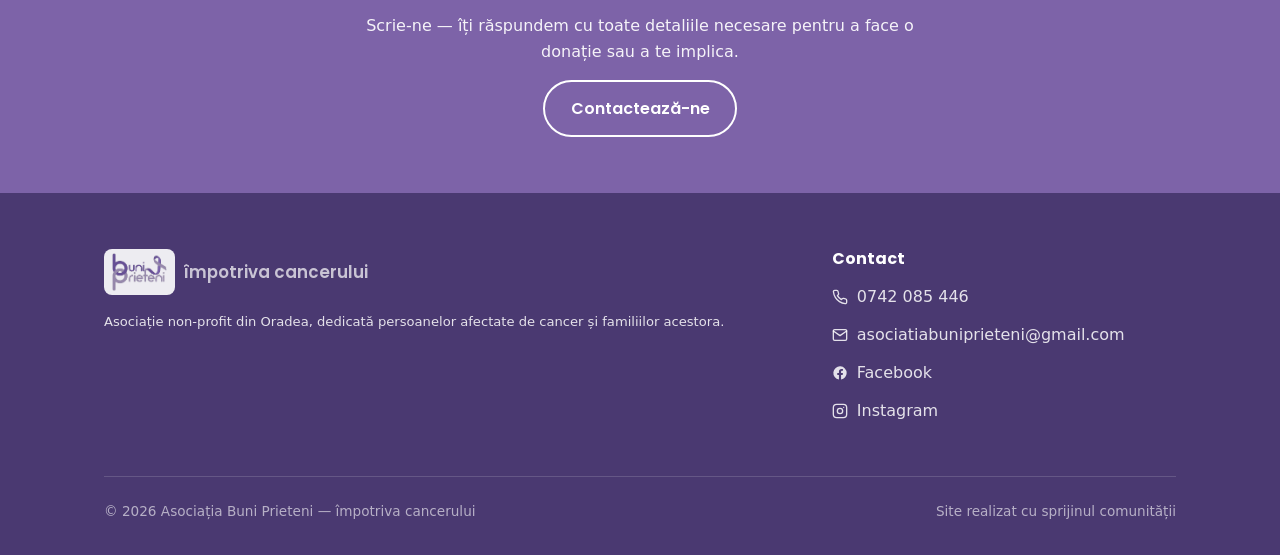
<file: implica-te.html>
<!DOCTYPE html>
<html lang="ro">
<head>
  <meta charset="UTF-8" />
  <meta name="viewport" content="width=device-width, initial-scale=1.0" />
  <title>Implică-te — Asociația Buni Prieteni</title>
  <meta name="description" content="Moduri prin care poți susține Asociația Buni Prieteni: donații, redirecționarea a 3.5% din impozit, voluntariat sau parteneriate." />
  <link rel="icon" type="image/png" href="assets/img/favicon.png" />
  <link rel="preconnect" href="https://fonts.googleapis.com" />
  <link rel="preconnect" href="https://fonts.gstatic.com" crossorigin />
  <link href="https://fonts.googleapis.com/css2?family=Poppins:wght@400;600;700&display=swap" rel="stylesheet" />
  <link rel="stylesheet" href="assets/css/style.css" />
</head>
<body>
  <a class="skip-link" href="#continut">Sari la conținut</a>

  <header class="site-header">
    <div class="container">
      <a class="brand" href="index.html">
        <img src="assets/img/logo.png" alt="Asociația Buni Prieteni" height="46" />
        <span class="brand-tagline">împotriva cancerului</span>
      </a>
      <nav class="main-nav" id="main-nav" aria-label="Navigare principală">
        <ul>
          <li><a href="index.html">Acasă</a></li>
          <li><a href="despre.html">Despre noi</a></li>
          <li><a href="proiecte.html">Proiecte</a></li>
          <li><a href="implica-te.html" aria-current="page">Implică-te</a></li>
          <li><a href="contact.html">Contact</a></li>
        </ul>
        <a class="btn btn-secondary" href="implica-te.html">Donează</a>
      </nav>
      <button class="nav-toggle" aria-label="Deschide meniul" aria-expanded="false" aria-controls="main-nav">
        <span></span>
      </button>
    </div>
  </header>

  <main id="continut">
    <section class="page-hero hero">
      <div class="container">
        <span class="eyebrow">Implică-te</span>
        <h1>Ajutorul tău ajunge direct la cei care au nevoie</h1>
        <p class="lead">
          Există mai multe moduri prin care poți susține Asociația Buni Prieteni — alege ce ți
          se potrivește, fiecare formă de sprijin contează.
        </p>
      </div>
    </section>

    <section>
      <div class="container">
        <div class="donate-methods">
          <div class="donate-card">
            <h3>
              <svg width="22" height="22" viewBox="0 0 24 24" fill="none" stroke="#664f95" stroke-width="2" stroke-linecap="round" stroke-linejoin="round"><rect x="2" y="5" width="20" height="14" rx="2"/><path d="M2 10h20"/></svg>
              Donație directă
            </h3>
            <p>Poți dona orice sumă prin transfer bancar, folosind datele de mai jos.</p>
            <dl class="fact-box">
              <dt>Denumire asociație</dt>
              <dd>Asociația Buni Prieteni — împotriva cancerului</dd>
              <dt>IBAN</dt>
              <dd>[IBAN de completat] <span class="placeholder-note">de completat</span></dd>
              <dt>Bancă</dt>
              <dd>[de completat]</dd>
              <dt>CIF / CUI</dt>
              <dd>[de completat]</dd>
            </dl>
          </div>

          <div class="donate-card">
            <h3>
              <svg width="22" height="22" viewBox="0 0 24 24" fill="none" stroke="#664f95" stroke-width="2" stroke-linecap="round" stroke-linejoin="round"><path d="M12 2 3 7v6c0 5 4 9 9 9s9-4 9-9V7Z"/><path d="M9 12l2 2 4-4"/></svg>
              Redirecționează 3.5% din impozit
            </h3>
            <p>
              Dacă ești persoană fizică, poți redirecționa 3.5% din impozitul pe venit către
              asociația noastră, fără niciun cost pentru tine, completând
              <strong>Formularul 230</strong>.
            </p>
            <p style="font-size:0.9rem; color:var(--color-text-muted);">
              Formularul completat și datele fiscale ale asociației vor fi disponibile aici.
              <span class="placeholder-note">de completat</span>
            </p>
          </div>

          <div class="donate-card">
            <h3>
              <svg width="22" height="22" viewBox="0 0 24 24" fill="none" stroke="#664f95" stroke-width="2" stroke-linecap="round" stroke-linejoin="round"><path d="M17 21v-2a4 4 0 0 0-4-4H7a4 4 0 0 0-4 4v2"/><circle cx="9" cy="7" r="4"/><path d="M23 21v-2a4 4 0 0 0-3-3.87"/><path d="M16 3.13a4 4 0 0 1 0 7.75"/></svg>
              Devino voluntar
            </h3>
            <p>Ne poți ajuta cu timpul și abilitățile tale — de la organizarea de evenimente, până la sprijin direct pentru pacienți.</p>
            <a class="btn btn-secondary" href="contact.html">Vreau să fiu voluntar</a>
          </div>

          <div class="donate-card">
            <h3>
              <svg width="22" height="22" viewBox="0 0 24 24" fill="none" stroke="#664f95" stroke-width="2" stroke-linecap="round" stroke-linejoin="round"><rect x="3" y="4" width="18" height="16" rx="2"/><path d="M8 2v4M16 2v4M3 10h18"/></svg>
              Parteneriate corporate
            </h3>
            <p>Companiile ne pot susține prin sponsorizări, redirecționarea a 20% din impozitul pe profit sau parteneriate pe termen lung.</p>
            <a class="btn btn-secondary" href="contact.html">Discută un parteneriat</a>
          </div>
        </div>
      </div>
    </section>

    <section class="cta-banner">
      <div class="container">
        <h2>Ai întrebări despre cum poți ajuta?</h2>
        <p>Scrie-ne — îți răspundem cu toate detaliile necesare pentru a face o donație sau a te implica.</p>
        <a class="btn btn-outline" href="contact.html">Contactează-ne</a>
      </div>
    </section>
  </main>

  <footer class="site-footer">
    <div class="container">
      <div class="footer-grid">
        <div>
          <a class="brand" href="index.html" style="margin-bottom:1rem;">
            <img src="assets/img/logo.png" alt="Asociația Buni Prieteni" height="34" />
            <span class="brand-tagline">împotriva cancerului</span>
          </a>
          <p>Asociație non-profit din Oradea, dedicată persoanelor afectate de cancer și familiilor acestora.</p>
        </div>
        <div>
          <h4>Contact</h4>
          <ul class="footer-contact">
            <li><a href="tel:+40742085446"><svg viewBox="0 0 24 24" fill="none" stroke="currentColor" stroke-width="2" stroke-linecap="round" stroke-linejoin="round" aria-hidden="true"><path d="M22 16.92v3a2 2 0 0 1-2.18 2 19.8 19.8 0 0 1-8.63-3.07 19.5 19.5 0 0 1-6-6 19.8 19.8 0 0 1-3.07-8.67A2 2 0 0 1 4.11 2h3a2 2 0 0 1 2 1.72c.13.96.36 1.9.7 2.81a2 2 0 0 1-.45 2.11L8.09 9.91a16 16 0 0 0 6 6l1.27-1.27a2 2 0 0 1 2.11-.45c.9.34 1.85.57 2.81.7A2 2 0 0 1 22 16.92Z"/></svg>0742 085 446</a></li>
            <li><a href="mailto:asociatiabuniprieteni@gmail.com"><svg viewBox="0 0 24 24" fill="none" stroke="currentColor" stroke-width="2" stroke-linecap="round" stroke-linejoin="round" aria-hidden="true"><rect x="2" y="4" width="20" height="16" rx="2"/><path d="M22 6 12 13 2 6"/></svg>asociatiabuniprieteni@gmail.com</a></li>
            <li><a href="https://www.facebook.com/share/19CaFjeHvA/" target="_blank" rel="noopener"><svg viewBox="0 0 24 24" fill="currentColor" aria-hidden="true"><path d="M22 12a10 10 0 1 0-11.6 9.9v-7H7.9V12h2.5V9.8c0-2.5 1.5-3.9 3.8-3.9 1.1 0 2.2.2 2.2.2v2.4h-1.2c-1.2 0-1.6.8-1.6 1.6V12h2.8l-.4 2.9h-2.4v7A10 10 0 0 0 22 12Z"/></svg>Facebook</a></li>
            <li><a href="https://www.instagram.com/asociatia.buniprieteni" target="_blank" rel="noopener"><svg viewBox="0 0 24 24" fill="none" stroke="currentColor" stroke-width="2" stroke-linecap="round" stroke-linejoin="round" aria-hidden="true"><rect x="2" y="2" width="20" height="20" rx="5"/><circle cx="12" cy="12" r="4"/><circle cx="17.5" cy="6.5" r="1" fill="currentColor" stroke="none"/></svg>Instagram</a></li>
          </ul>
        </div>
      </div>
      <div class="footer-bottom">
        <span>&copy; <span id="year"></span> Asociația Buni Prieteni — împotriva cancerului</span>
        <span>Site realizat cu sprijinul comunității</span>
      </div>
    </div>
  </footer>

  <!-- Buton flotant WhatsApp -->
  <a class="whatsapp-float" href="https://wa.me/40742085446" target="_blank" rel="noopener" aria-label="Scrie-ne pe WhatsApp">
    <svg viewBox="0 0 24 24" fill="currentColor" aria-hidden="true"><path d="M17.5 14.38c-.3-.15-1.77-.87-2.04-.97-.27-.1-.47-.15-.67.15-.2.3-.77.96-.94 1.16-.17.2-.35.22-.64.07-.3-.15-1.26-.46-2.4-1.48-.89-.79-1.49-1.77-1.66-2.07-.17-.3-.02-.46.13-.61.13-.13.3-.35.44-.52.15-.17.2-.3.3-.5.1-.2.05-.37-.02-.52-.08-.15-.67-1.62-.92-2.22-.24-.58-.49-.5-.67-.51l-.57-.01c-.2 0-.52.07-.79.37-.27.3-1.04 1.01-1.04 2.48 0 1.46 1.06 2.87 1.21 3.07.15.2 2.1 3.2 5.08 4.49.71.3 1.26.49 1.69.62.71.23 1.36.2 1.87.12.57-.08 1.76-.72 2.01-1.41.25-.7.25-1.29.17-1.42-.07-.13-.27-.2-.57-.35Zm-5.45 7.44h-.01a9.87 9.87 0 0 1-5.03-1.38l-.36-.21-3.74.98 1-3.64-.24-.38a9.86 9.86 0 0 1-1.51-5.26c0-5.45 4.44-9.88 9.9-9.88 2.64 0 5.12 1.03 6.99 2.9a9.82 9.82 0 0 1 2.9 6.99c0 5.45-4.44 9.88-9.9 9.88Zm8.42-18.3A11.8 11.8 0 0 0 12.05 0C5.5 0 .18 5.33.17 11.88c0 2.1.55 4.14 1.6 5.95L.08 24l6.3-1.65a11.85 11.85 0 0 0 5.66 1.44h.01c6.54 0 11.86-5.33 11.87-11.88a11.8 11.8 0 0 0-3.48-8.4Z"/></svg>
    <span>Hai să vorbim!</span>
  </a>

  <script src="assets/js/main.js"></script>
  <script>document.getElementById("year").textContent = new Date().getFullYear();</script>
</body>
</html>
</file>
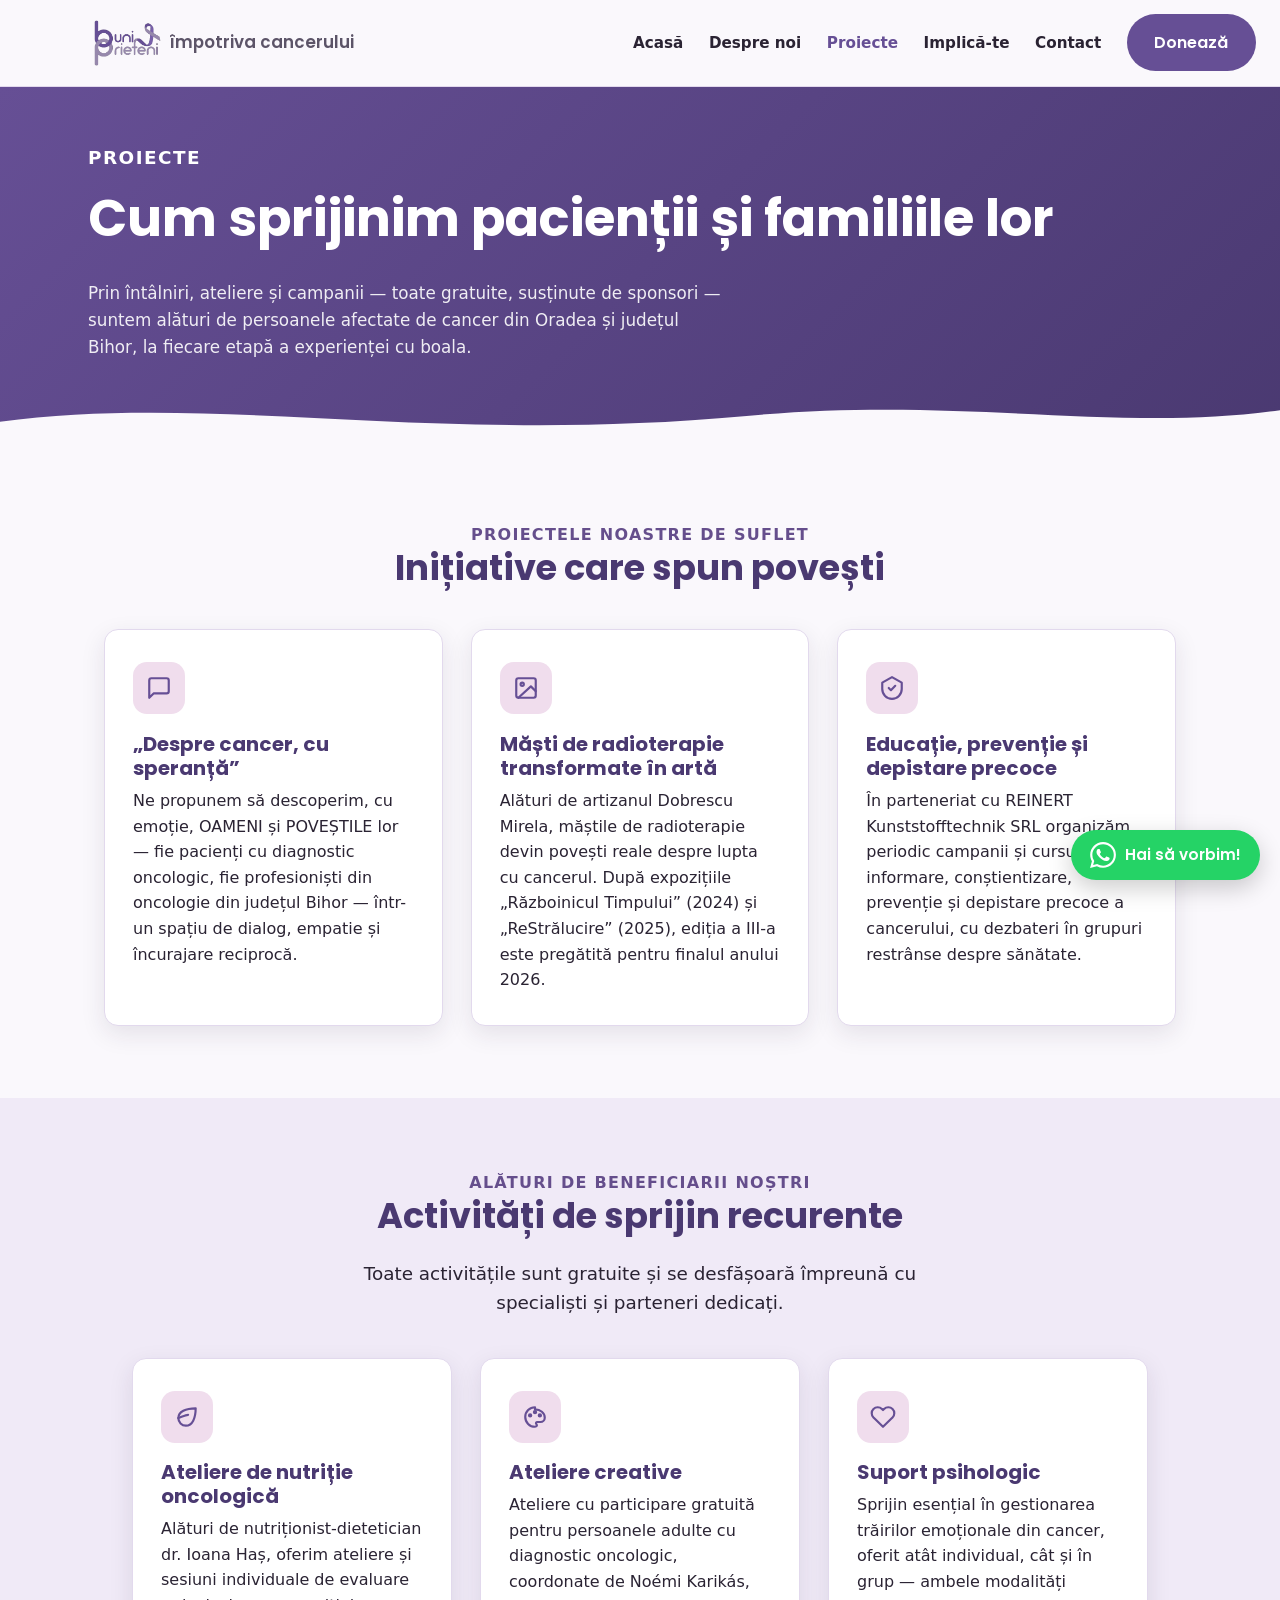
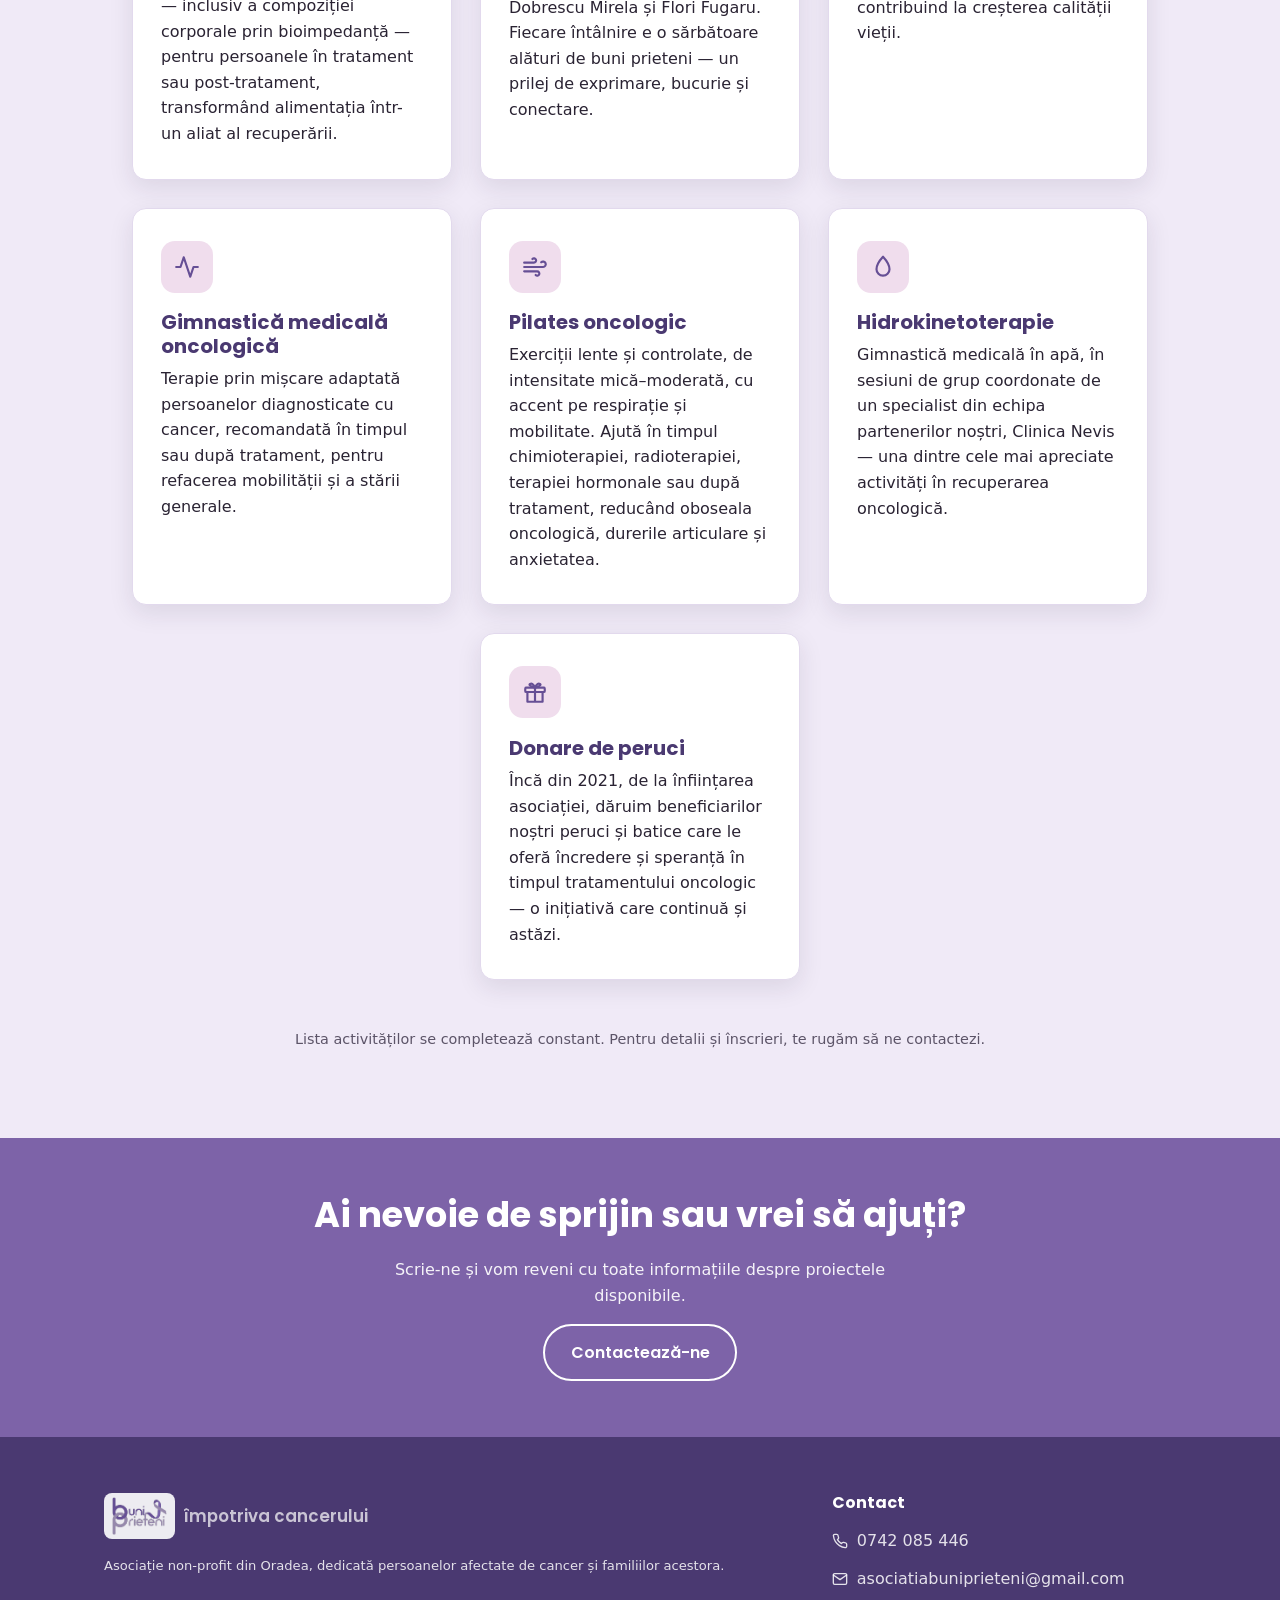
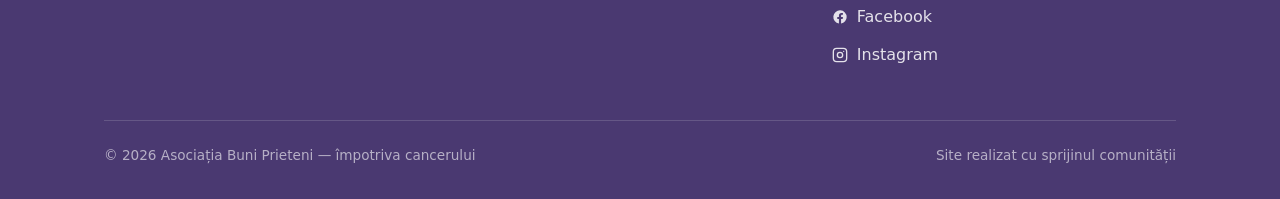
<file: proiecte.html>
<!DOCTYPE html>
<html lang="ro">
<head>
  <meta charset="UTF-8" />
  <meta name="viewport" content="width=device-width, initial-scale=1.0" />
  <title>Proiecte — Asociația Buni Prieteni</title>
  <meta name="description" content="Proiectele de sprijin ale Asociației Buni Prieteni pentru persoanele afectate de cancer și familiile acestora." />
  <link rel="icon" type="image/png" href="assets/img/favicon.png" />
  <link rel="preconnect" href="https://fonts.googleapis.com" />
  <link rel="preconnect" href="https://fonts.gstatic.com" crossorigin />
  <link href="https://fonts.googleapis.com/css2?family=Poppins:wght@400;600;700&display=swap" rel="stylesheet" />
  <link rel="stylesheet" href="assets/css/style.css" />
</head>
<body>
  <a class="skip-link" href="#continut">Sari la conținut</a>

  <header class="site-header">
    <div class="container">
      <a class="brand" href="index.html">
        <img src="assets/img/logo.png" alt="Asociația Buni Prieteni" height="46" />
        <span class="brand-tagline">împotriva cancerului</span>
      </a>
      <nav class="main-nav" id="main-nav" aria-label="Navigare principală">
        <ul>
          <li><a href="index.html">Acasă</a></li>
          <li><a href="despre.html">Despre noi</a></li>
          <li><a href="proiecte.html" aria-current="page">Proiecte</a></li>
          <li><a href="implica-te.html">Implică-te</a></li>
          <li><a href="contact.html">Contact</a></li>
        </ul>
        <a class="btn btn-secondary" href="implica-te.html">Donează</a>
      </nav>
      <button class="nav-toggle" aria-label="Deschide meniul" aria-expanded="false" aria-controls="main-nav">
        <span></span>
      </button>
    </div>
  </header>

  <main id="continut">
    <section class="page-hero hero">
      <div class="container">
        <span class="eyebrow">Proiecte</span>
        <h1>Cum sprijinim pacienții și familiile lor</h1>
        <p class="lead">
          Prin întâlniri, ateliere și campanii — toate gratuite, susținute de sponsori —
          suntem alături de persoanele afectate de cancer din Oradea și județul Bihor, la
          fiecare etapă a experienței cu boala.
        </p>
      </div>
    </section>

    <section>
      <div class="container">
        <div class="section-header">
          <span class="eyebrow-dark">Proiectele noastre de suflet</span>
          <h2>Inițiative care spun povești</h2>
        </div>
        <div class="card-grid">
          <div class="card">
            <div class="icon">
              <svg viewBox="0 0 24 24" fill="none" stroke="currentColor" stroke-width="2" stroke-linecap="round" stroke-linejoin="round"><path d="M21 15a2 2 0 0 1-2 2H7l-4 4V5a2 2 0 0 1 2-2h14a2 2 0 0 1 2 2Z"/></svg>
            </div>
            <h3>„Despre cancer, cu speranță”</h3>
            <p>Ne propunem să descoperim, cu emoție, OAMENI și POVEȘTILE lor — fie pacienți cu diagnostic oncologic, fie profesioniști din oncologie din județul Bihor — într-un spațiu de dialog, empatie și încurajare reciprocă.</p>
          </div>
          <div class="card">
            <div class="icon">
              <svg viewBox="0 0 24 24" fill="none" stroke="currentColor" stroke-width="2" stroke-linecap="round" stroke-linejoin="round"><rect x="3" y="3" width="18" height="18" rx="2"/><circle cx="8.5" cy="8.5" r="1.5"/><path d="m21 15-4.5-4.5L5 21"/></svg>
            </div>
            <h3>Măști de radioterapie transformate în artă</h3>
            <p>Alături de artizanul Dobrescu Mirela, măștile de radioterapie devin povești reale despre lupta cu cancerul. După expozițiile „Războinicul Timpului” (2024) și „ReStrălucire” (2025), ediția a III-a este pregătită pentru finalul anului 2026.</p>
          </div>
          <div class="card">
            <div class="icon">
              <svg viewBox="0 0 24 24" fill="none" stroke="currentColor" stroke-width="2" stroke-linecap="round" stroke-linejoin="round"><path d="M12 2 3 7v6c0 5 4 9 9 9s9-4 9-9V7Z"/><path d="M9 12l2 2 4-4"/></svg>
            </div>
            <h3>Educație, prevenție și depistare precoce</h3>
            <p>În parteneriat cu REINERT Kunststofftechnik SRL organizăm periodic campanii și cursuri de informare, conștientizare, prevenție și depistare precoce a cancerului, cu dezbateri în grupuri restrânse despre sănătate.</p>
          </div>
        </div>
      </div>
    </section>

    <section class="section-alt">
      <div class="container">
        <div class="section-header">
          <span class="eyebrow-dark">Alături de beneficiarii noștri</span>
          <h2>Activități de sprijin recurente</h2>
          <p>Toate activitățile sunt gratuite și se desfășoară împreună cu specialiști și parteneri dedicați.</p>
        </div>
        <div class="card-grid is-centered">
          <div class="card">
            <div class="icon">
              <svg viewBox="0 0 24 24" fill="none" stroke="currentColor" stroke-width="2" stroke-linecap="round" stroke-linejoin="round"><path d="M11 20A7 7 0 0 1 4 13C4 7 11 4 20 4c0 9-3 16-9 16Z"/><path d="M4 13c4-1.5 7-3 9-3"/></svg>
            </div>
            <h3>Ateliere de nutriție oncologică</h3>
            <p>Alături de nutriționist-dietetician dr. Ioana Haș, oferim ateliere și sesiuni individuale de evaluare — inclusiv a compoziției corporale prin bioimpedanță — pentru persoanele în tratament sau post-tratament, transformând alimentația într-un aliat al recuperării.</p>
          </div>
          <div class="card">
            <div class="icon">
              <svg viewBox="0 0 24 24" fill="none" stroke="currentColor" stroke-width="2" stroke-linecap="round" stroke-linejoin="round"><path d="M12 3a9 9 0 0 0 0 18c1.7 0 2.3-1.4 1.3-2.4-.8-.8-.3-2 .9-2H17a4 4 0 0 0 4-4c0-4.4-4-7.6-9-7.6Z"/><circle cx="7.5" cy="10.5" r="1"/><circle cx="12" cy="7.5" r="1"/><circle cx="16.5" cy="10.5" r="1"/></svg>
            </div>
            <h3>Ateliere creative</h3>
            <p>Ateliere cu participare gratuită pentru persoanele adulte cu diagnostic oncologic, coordonate de Noémi Karikás, Dobrescu Mirela și Flori Fugaru. Fiecare întâlnire e o sărbătoare alături de buni prieteni — un prilej de exprimare, bucurie și conectare.</p>
          </div>
          <div class="card">
            <div class="icon">
              <svg viewBox="0 0 24 24" fill="none" stroke="currentColor" stroke-width="2" stroke-linecap="round" stroke-linejoin="round"><path d="M20.8 4.6a5.5 5.5 0 0 0-7.8 0L12 5.6l-1-1a5.5 5.5 0 1 0-7.8 7.8l1 1L12 21l7.8-7.6 1-1a5.5 5.5 0 0 0 0-7.8Z"/></svg>
            </div>
            <h3>Suport psihologic</h3>
            <p>Sprijin esențial în gestionarea trăirilor emoționale din cancer, oferit atât individual, cât și în grup — ambele modalități contribuind la creșterea calității vieții.</p>
          </div>
          <div class="card">
            <div class="icon">
              <svg viewBox="0 0 24 24" fill="none" stroke="currentColor" stroke-width="2" stroke-linecap="round" stroke-linejoin="round"><path d="M22 12h-4l-3 9L9 3l-3 9H2"/></svg>
            </div>
            <h3>Gimnastică medicală oncologică</h3>
            <p>Terapie prin mișcare adaptată persoanelor diagnosticate cu cancer, recomandată în timpul sau după tratament, pentru refacerea mobilității și a stării generale.</p>
          </div>
          <div class="card">
            <div class="icon">
              <svg viewBox="0 0 24 24" fill="none" stroke="currentColor" stroke-width="2" stroke-linecap="round" stroke-linejoin="round"><path d="M9.6 4.6A2 2 0 1 1 11 8H2"/><path d="M12.6 19.4A2 2 0 1 0 14 16H2"/><path d="M17.7 7.7A2.5 2.5 0 1 1 19.5 12H2"/></svg>
            </div>
            <h3>Pilates oncologic</h3>
            <p>Exerciții lente și controlate, de intensitate mică–moderată, cu accent pe respirație și mobilitate. Ajută în timpul chimioterapiei, radioterapiei, terapiei hormonale sau după tratament, reducând oboseala oncologică, durerile articulare și anxietatea.</p>
          </div>
          <div class="card">
            <div class="icon">
              <svg viewBox="0 0 24 24" fill="none" stroke="currentColor" stroke-width="2" stroke-linecap="round" stroke-linejoin="round"><path d="M12 2.5S6 9 6 14a6 6 0 0 0 12 0c0-5-6-11.5-6-11.5Z"/></svg>
            </div>
            <h3>Hidrokinetoterapie</h3>
            <p>Gimnastică medicală în apă, în sesiuni de grup coordonate de un specialist din echipa partenerilor noștri, Clinica Nevis — una dintre cele mai apreciate activități în recuperarea oncologică.</p>
          </div>
          <div class="card">
            <div class="icon">
              <svg viewBox="0 0 24 24" fill="none" stroke="currentColor" stroke-width="2" stroke-linecap="round" stroke-linejoin="round"><rect x="3" y="8" width="18" height="4" rx="1"/><path d="M12 8v13M5 12v9h14v-9"/><path d="M12 8S10 3 7.5 4.5 12 8 12 8Zm0 0s2-5 4.5-3.5S12 8 12 8Z"/></svg>
            </div>
            <h3>Donare de peruci</h3>
            <p>Încă din 2021, de la înființarea asociației, dăruim beneficiarilor noștri peruci și batice care le oferă încredere și speranță în timpul tratamentului oncologic — o inițiativă care continuă și astăzi.</p>
          </div>
        </div>
        <p class="text-center mt-lg" style="color:var(--color-text-muted); font-size:0.9rem;">
          Lista activităților se completează constant. Pentru detalii și înscrieri, te rugăm să ne contactezi.
        </p>
      </div>
    </section>

    <section class="cta-banner">
      <div class="container">
        <h2>Ai nevoie de sprijin sau vrei să ajuți?</h2>
        <p>Scrie-ne și vom reveni cu toate informațiile despre proiectele disponibile.</p>
        <a class="btn btn-outline" href="contact.html">Contactează-ne</a>
      </div>
    </section>
  </main>

  <footer class="site-footer">
    <div class="container">
      <div class="footer-grid">
        <div>
          <a class="brand" href="index.html" style="margin-bottom:1rem;">
            <img src="assets/img/logo.png" alt="Asociația Buni Prieteni" height="34" />
            <span class="brand-tagline">împotriva cancerului</span>
          </a>
          <p>Asociație non-profit din Oradea, dedicată persoanelor afectate de cancer și familiilor acestora.</p>
        </div>
        <div>
          <h4>Contact</h4>
          <ul class="footer-contact">
            <li><a href="tel:+40742085446"><svg viewBox="0 0 24 24" fill="none" stroke="currentColor" stroke-width="2" stroke-linecap="round" stroke-linejoin="round" aria-hidden="true"><path d="M22 16.92v3a2 2 0 0 1-2.18 2 19.8 19.8 0 0 1-8.63-3.07 19.5 19.5 0 0 1-6-6 19.8 19.8 0 0 1-3.07-8.67A2 2 0 0 1 4.11 2h3a2 2 0 0 1 2 1.72c.13.96.36 1.9.7 2.81a2 2 0 0 1-.45 2.11L8.09 9.91a16 16 0 0 0 6 6l1.27-1.27a2 2 0 0 1 2.11-.45c.9.34 1.85.57 2.81.7A2 2 0 0 1 22 16.92Z"/></svg>0742 085 446</a></li>
            <li><a href="mailto:asociatiabuniprieteni@gmail.com"><svg viewBox="0 0 24 24" fill="none" stroke="currentColor" stroke-width="2" stroke-linecap="round" stroke-linejoin="round" aria-hidden="true"><rect x="2" y="4" width="20" height="16" rx="2"/><path d="M22 6 12 13 2 6"/></svg>asociatiabuniprieteni@gmail.com</a></li>
            <li><a href="https://www.facebook.com/share/19CaFjeHvA/" target="_blank" rel="noopener"><svg viewBox="0 0 24 24" fill="currentColor" aria-hidden="true"><path d="M22 12a10 10 0 1 0-11.6 9.9v-7H7.9V12h2.5V9.8c0-2.5 1.5-3.9 3.8-3.9 1.1 0 2.2.2 2.2.2v2.4h-1.2c-1.2 0-1.6.8-1.6 1.6V12h2.8l-.4 2.9h-2.4v7A10 10 0 0 0 22 12Z"/></svg>Facebook</a></li>
            <li><a href="https://www.instagram.com/asociatia.buniprieteni" target="_blank" rel="noopener"><svg viewBox="0 0 24 24" fill="none" stroke="currentColor" stroke-width="2" stroke-linecap="round" stroke-linejoin="round" aria-hidden="true"><rect x="2" y="2" width="20" height="20" rx="5"/><circle cx="12" cy="12" r="4"/><circle cx="17.5" cy="6.5" r="1" fill="currentColor" stroke="none"/></svg>Instagram</a></li>
          </ul>
        </div>
      </div>
      <div class="footer-bottom">
        <span>&copy; <span id="year"></span> Asociația Buni Prieteni — împotriva cancerului</span>
        <span>Site realizat cu sprijinul comunității</span>
      </div>
    </div>
  </footer>

  <!-- Buton flotant WhatsApp -->
  <a class="whatsapp-float" href="https://wa.me/40742085446" target="_blank" rel="noopener" aria-label="Scrie-ne pe WhatsApp">
    <svg viewBox="0 0 24 24" fill="currentColor" aria-hidden="true"><path d="M17.5 14.38c-.3-.15-1.77-.87-2.04-.97-.27-.1-.47-.15-.67.15-.2.3-.77.96-.94 1.16-.17.2-.35.22-.64.07-.3-.15-1.26-.46-2.4-1.48-.89-.79-1.49-1.77-1.66-2.07-.17-.3-.02-.46.13-.61.13-.13.3-.35.44-.52.15-.17.2-.3.3-.5.1-.2.05-.37-.02-.52-.08-.15-.67-1.62-.92-2.22-.24-.58-.49-.5-.67-.51l-.57-.01c-.2 0-.52.07-.79.37-.27.3-1.04 1.01-1.04 2.48 0 1.46 1.06 2.87 1.21 3.07.15.2 2.1 3.2 5.08 4.49.71.3 1.26.49 1.69.62.71.23 1.36.2 1.87.12.57-.08 1.76-.72 2.01-1.41.25-.7.25-1.29.17-1.42-.07-.13-.27-.2-.57-.35Zm-5.45 7.44h-.01a9.87 9.87 0 0 1-5.03-1.38l-.36-.21-3.74.98 1-3.64-.24-.38a9.86 9.86 0 0 1-1.51-5.26c0-5.45 4.44-9.88 9.9-9.88 2.64 0 5.12 1.03 6.99 2.9a9.82 9.82 0 0 1 2.9 6.99c0 5.45-4.44 9.88-9.9 9.88Zm8.42-18.3A11.8 11.8 0 0 0 12.05 0C5.5 0 .18 5.33.17 11.88c0 2.1.55 4.14 1.6 5.95L.08 24l6.3-1.65a11.85 11.85 0 0 0 5.66 1.44h.01c6.54 0 11.86-5.33 11.87-11.88a11.8 11.8 0 0 0-3.48-8.4Z"/></svg>
    <span>Hai să vorbim!</span>
  </a>

  <script src="assets/js/main.js"></script>
  <script>document.getElementById("year").textContent = new Date().getFullYear();</script>
</body>
</html>
</file>
<file: assets/css/style.css>
/* Asociația Buni Prieteni — stylesheet
   Palette is sampled directly from assets/img/logo.png (the association's
   two-tone purple wordmark + awareness ribbon). */

:root {
  --color-primary: #664f95;
  --color-primary-dark: #4a3971;
  --color-primary-light: #f0dded;
  --color-accent: #7d63a8;
  --color-accent-dark: #654e8c;
  --color-bg: #faf8fc;
  --color-bg-alt: #f0eaf7;
  --color-text: #2a2333;
  --color-text-muted: #5c5468;
  --color-white: #ffffff;
  --color-border: #e2d9ed;

  --font-heading: "Poppins", "Segoe UI", system-ui, sans-serif;
  --font-body: "Segoe UI", system-ui, -apple-system, sans-serif;

  --radius: 14px;
  --shadow: 0 8px 24px rgba(42, 30, 60, 0.1);
  --max-width: 1120px;
}

* {
  box-sizing: border-box;
}

html {
  scroll-behavior: smooth;
}

body {
  margin: 0;
  font-family: var(--font-body);
  color: var(--color-text);
  background: var(--color-bg);
  line-height: 1.6;
  overflow-x: hidden;
}

img {
  max-width: 100%;
  display: block;
}

a {
  color: var(--color-primary);
}

h1, h2, h3, h4 {
  font-family: var(--font-heading);
  line-height: 1.2;
  margin: 0 0 0.6em;
  color: var(--color-primary-dark);
}

h1 { font-size: clamp(2rem, 4vw + 1rem, 3.2rem); }
h2 { font-size: clamp(1.5rem, 2vw + 1rem, 2.2rem); }
h3 { font-size: 1.25rem; }

p {
  margin: 0 0 1em;
}

.container {
  max-width: var(--max-width);
  margin: 0 auto;
  padding: 0 1.5rem;
}

.skip-link {
  position: absolute;
  left: -999px;
  top: 0;
  background: var(--color-primary);
  color: #fff;
  padding: 0.75rem 1.25rem;
  z-index: 1000;
  border-radius: 0 0 8px 0;
}

.skip-link:focus {
  left: 0;
}

/* Buttons */
.btn {
  display: inline-block;
  padding: 0.85rem 1.6rem;
  border-radius: 999px;
  font-family: var(--font-heading);
  font-weight: 600;
  text-decoration: none;
  border: 2px solid transparent;
  cursor: pointer;
  transition: transform 0.15s ease, box-shadow 0.15s ease, background 0.15s ease;
  font-size: 1rem;
}

.btn:hover {
  transform: translateY(-2px);
}

.btn-primary {
  background: var(--color-accent);
  color: #fff;
  box-shadow: 0 6px 16px rgba(240, 221, 237, 0.55);
}

.btn-primary:hover {
  background: var(--color-accent-dark);
}

.btn-outline {
  background: transparent;
  border-color: var(--color-white);
  color: var(--color-white);
}

.btn-outline:hover {
  background: rgba(255, 255, 255, 0.15);
}

.btn-secondary {
  background: var(--color-primary);
  color: #fff;
}

.btn-secondary:hover {
  background: var(--color-primary-dark);
}

/* Header */
.site-header {
  position: sticky;
  top: 0;
  z-index: 100;
  background: var(--color-bg);
  border-bottom: 1px solid var(--color-border);
}

.site-header .container {
  display: flex;
  align-items: center;
  justify-content: space-between;
  padding-top: 0.9rem;
  padding-bottom: 0.9rem;
  max-width: none;
  padding-left: 2.5cm;
}

.brand {
  display: flex;
  align-items: center;
  gap: 0.6rem;
  text-decoration: none;
  color: var(--color-primary-dark);
}

.brand img {
  height: 46px;
  width: auto;
}

.brand-tagline {
  font-family: var(--font-heading);
  font-weight: 600;
  font-size: 1.05rem;
  color: var(--color-text-muted);
  white-space: nowrap;
}

.main-nav {
  display: flex;
  align-items: center;
  gap: 1.6rem;
}

.main-nav ul {
  list-style: none;
  display: flex;
  gap: 1.6rem;
  margin: 0;
  padding: 0;
}

.main-nav a:not(.btn) {
  text-decoration: none;
  color: var(--color-text);
  font-weight: 600;
  font-size: 0.95rem;
}

.main-nav a:not(.btn):hover,
.main-nav a[aria-current="page"] {
  color: var(--color-primary);
}

.nav-toggle {
  display: none;
  background: none;
  border: none;
  cursor: pointer;
  padding: 0.4rem;
}

.nav-toggle span,
.nav-toggle::before,
.nav-toggle::after {
  content: "";
  display: block;
  width: 26px;
  height: 3px;
  margin: 5px 0;
  background: var(--color-primary-dark);
  border-radius: 2px;
  transition: transform 0.2s ease, opacity 0.2s ease;
}

@media (max-width: 820px) {
  .site-header .container {
    padding-left: 1.5rem;
  }

  .nav-toggle {
    display: block;
  }

  .main-nav {
    position: absolute;
    top: 100%;
    left: 0;
    right: 0;
    background: var(--color-bg);
    border-bottom: 1px solid var(--color-border);
    flex-direction: column;
    align-items: stretch;
    padding: 1rem 1.5rem 1.5rem;
    gap: 1rem;
    transform: translateY(-8px);
    opacity: 0;
    pointer-events: none;
    transition: transform 0.2s ease, opacity 0.2s ease;
  }

  .main-nav.is-open {
    transform: translateY(0);
    opacity: 1;
    pointer-events: auto;
  }

  .main-nav ul {
    flex-direction: column;
    gap: 0.9rem;
  }

  .main-nav .btn {
    text-align: center;
  }

  .nav-toggle[aria-expanded="true"] span {
    opacity: 0;
  }

  .nav-toggle[aria-expanded="true"]::before {
    transform: translateY(8px) rotate(45deg);
  }

  .nav-toggle[aria-expanded="true"]::after {
    transform: translateY(-8px) rotate(-45deg);
  }
}

/* Hero */
.hero {
  background: linear-gradient(135deg, var(--color-primary) 0%, var(--color-primary-dark) 100%);
  color: #fff;
  padding: 5rem 0 6rem;
  position: relative;
  overflow: hidden;
  isolation: isolate;
}

/* Organic wave divider at the base of the hero, blending into the next section.
   An SVG stretched with background-size renders the same proportional curve
   on every page/width, instead of a border-radius hack whose shape shifts
   with the element's pixel width. */
.hero::after {
  content: "";
  position: absolute;
  left: 0;
  right: 0;
  bottom: -1px;
  height: 70px;
  background-image: url("data:image/svg+xml,%3Csvg xmlns='http://www.w3.org/2000/svg' viewBox='0 0 1200 120' preserveAspectRatio='none'%3E%3Cpath d='M0,70 C200,20 400,110 700,60 C900,25 1050,90 1200,50 L1200,120 L0,120 Z' fill='%23faf8fc'/%3E%3C/svg%3E");
  background-size: 100% 100%;
  background-repeat: no-repeat;
}

.hero .container {
  position: relative;
  z-index: 1;
  max-width: var(--max-width);
  padding-left: 0.5rem;
}

.hero .eyebrow {
  text-transform: uppercase;
  letter-spacing: 0.08em;
  font-size: 1rem;
  font-weight: 700;
  color: #f0dded;
  margin-bottom: 1rem;
  display: inline-block;
}

.hero h1 {
  color: #fff;
}

.hero p.lead {
  font-size: 1.15rem;
  color: rgba(255, 255, 255, 0.9);
  max-width: 60ch;
}

.hero-actions {
  display: flex;
  gap: 1rem;
  flex-wrap: wrap;
  margin-top: 2rem;
}

.page-hero {
  padding: 3.5rem 0 4.5rem;
}

/* Inner-page heroes align their content with the rest of the page (flush left)
   instead of the centered narrow box used by the home hero. */
.page-hero .container {
  max-width: var(--max-width);
}

.page-hero .eyebrow {
  color: #fff;
  font-size: 1.15rem;
}

.page-hero p.lead {
  font-size: 1.05rem;
}

/* Smaller subtitle stacked under a hero heading (e.g. Contact page) */
.hero-subtitle {
  display: block;
  font-family: var(--font-heading);
  font-weight: 600;
  font-size: clamp(1.2rem, 1.5vw + 0.8rem, 1.7rem);
  color: rgba(255, 255, 255, 0.9);
  margin-top: 0.35rem;
}

/* Sections */
section {
  padding: 4.5rem 0;
}

.section-alt {
  background: var(--color-bg-alt);
}

.section-header {
  max-width: 640px;
  margin: 0 auto 2.5rem;
  text-align: center;
}

.section-header.align-left {
  margin-left: 0;
  text-align: left;
}

.section-header p {
  font-size: 1.15rem;
}

.eyebrow-dark {
  text-transform: uppercase;
  letter-spacing: 0.08em;
  font-size: 1rem;
  font-weight: 700;
  color: var(--color-accent-dark);
}

/* Card grid */
.card-grid {
  display: grid;
  grid-template-columns: repeat(auto-fit, minmax(250px, 1fr));
  gap: 1.75rem;
}

/* Centered variant: lets a lone card on the last row sit in the middle */
.card-grid.is-centered {
  display: flex;
  flex-wrap: wrap;
  justify-content: center;
}

.card-grid.is-centered .card {
  flex: 1 1 250px;
  max-width: 320px;
}

.card {
  background: var(--color-white);
  border-radius: var(--radius);
  padding: 2rem 1.75rem;
  box-shadow: var(--shadow);
  border: 1px solid var(--color-border);
}

.card .icon {
  width: 52px;
  height: 52px;
  border-radius: 14px;
  background: var(--color-primary-light);
  color: var(--color-primary);
  display: flex;
  align-items: center;
  justify-content: center;
  margin-bottom: 1.1rem;
}

.card .icon svg {
  width: 26px;
  height: 26px;
}

.card h3 {
  margin-bottom: 0.5rem;
}

.card p:last-child {
  margin-bottom: 0;
}

/* Two column */
.two-col {
  display: grid;
  grid-template-columns: 1fr 1fr;
  gap: 3rem;
  align-items: center;
}

@media (max-width: 780px) {
  .two-col {
    grid-template-columns: 1fr;
  }
}

.media-block {
  background: var(--color-primary-light);
  border-radius: var(--radius);
  min-height: 280px;
  display: flex;
  align-items: center;
  justify-content: center;
  overflow: hidden;
}

.media-block svg {
  width: 70%;
  height: 70%;
}

/* Facebook post embed */
.fb-embed {
  display: flex;
  justify-content: center;
  overflow-x: auto;
}

.fb-embed iframe {
  max-width: 100%;
}

/* Values list */
.values-grid {
  display: grid;
  grid-template-columns: repeat(auto-fit, minmax(220px, 1fr));
  gap: 1.5rem;
}

.value-item {
  padding: 1.5rem;
  border-left: 4px solid var(--color-accent);
  background: var(--color-white);
  border-radius: 0 var(--radius) var(--radius) 0;
}

/* CTA banner */
.cta-banner {
  background: var(--color-accent);
  color: #fff;
  text-align: center;
  padding: 3.5rem 0;
}

.cta-banner h2 {
  color: #fff;
}

.cta-banner p {
  color: rgba(255, 255, 255, 0.92);
  max-width: 55ch;
  margin-left: auto;
  margin-right: auto;
}

.cta-banner .btn-outline {
  border-color: #fff;
}

/* Ways to help / donate page */
.donate-methods {
  display: grid;
  grid-template-columns: repeat(auto-fit, minmax(260px, 1fr));
  gap: 1.75rem;
}

.donate-card {
  display: flex;
  flex-direction: column;
  background: var(--color-white);
  border-radius: var(--radius);
  padding: 2rem;
  border: 1px solid var(--color-border);
}

.donate-card h3 {
  display: flex;
  align-items: center;
  gap: 0.6rem;
}

.donate-card > *:last-child {
  margin-top: auto;
}

.donate-card .btn {
  align-self: flex-start;
}

.fact-box {
  background: var(--color-primary-light);
  border-radius: var(--radius);
  padding: 1.5rem 1.75rem;
  margin-top: 1rem;
}

.fact-box dt {
  font-weight: 700;
  color: var(--color-primary-dark);
  margin-top: 0.75rem;
}

.fact-box dt:first-child {
  margin-top: 0;
}

.fact-box dd {
  margin: 0.15rem 0 0;
}

.placeholder-note {
  display: inline-block;
  font-size: 0.78rem;
  font-weight: 700;
  color: var(--color-accent-dark);
  background: #f1e9f8;
  border-radius: 999px;
  padding: 0.15rem 0.65rem;
  margin-left: 0.4rem;
  vertical-align: middle;
}

/* Contact page */
.contact-grid {
  display: grid;
  grid-template-columns: 1fr 1fr;
  gap: 3rem;
}

@media (max-width: 780px) {
  .contact-grid {
    grid-template-columns: 1fr;
  }
}

.contact-list {
  list-style: none;
  padding: 0;
  margin: 0;
}

.contact-list li {
  display: flex;
  gap: 0.9rem;
  padding: 1rem 0;
  border-bottom: 1px solid var(--color-border);
}

.contact-list .icon {
  width: 40px;
  height: 40px;
  flex-shrink: 0;
  border-radius: 10px;
  background: var(--color-primary-light);
  color: var(--color-primary);
  display: flex;
  align-items: center;
  justify-content: center;
}

.contact-list .icon svg {
  width: 20px;
  height: 20px;
}

.social-links {
  display: flex;
  gap: 0.8rem;
  margin-top: 1.5rem;
}

.social-links a {
  width: 42px;
  height: 42px;
  border-radius: 50%;
  background: var(--color-primary-light);
  color: var(--color-primary);
  display: flex;
  align-items: center;
  justify-content: center;
  text-decoration: none;
}

.social-links a:hover {
  background: var(--color-primary);
  color: #fff;
}

.social-links svg {
  width: 20px;
  height: 20px;
}

/* Contact form */
.contact-form {
  display: flex;
  flex-direction: column;
  gap: 1.25rem;
}

.form-group {
  display: flex;
  flex-direction: column;
  gap: 0.4rem;
}

.form-group label {
  font-family: var(--font-heading);
  font-weight: 600;
  font-size: 0.9rem;
  color: var(--color-text);
}

.form-group input,
.form-group select,
.form-group textarea {
  font-family: var(--font-body);
  font-size: 1rem;
  padding: 0.75rem 1rem;
  border: 1px solid var(--color-border);
  border-radius: 10px;
  background: var(--color-white);
  color: var(--color-text);
}

.form-group input:focus,
.form-group select:focus,
.form-group textarea:focus {
  outline: none;
  border-color: var(--color-accent);
  box-shadow: 0 0 0 3px var(--color-primary-light);
}

.form-group textarea {
  resize: vertical;
  min-height: 130px;
}

.form-checkbox {
  display: flex;
  align-items: flex-start;
  gap: 0.6rem;
  font-size: 0.9rem;
  color: var(--color-text-muted);
}

.form-checkbox input {
  margin-top: 0.2rem;
}

.contact-form .btn {
  align-self: flex-start;
}

/* Footer */
.site-footer {
  background: var(--color-primary-dark);
  color: rgba(255, 255, 255, 0.85);
  padding: 3.5rem 0 2rem;
}

.footer-grid {
  display: grid;
  grid-template-columns: 2fr 1fr;
  gap: 2.5rem;
  margin-bottom: 2.5rem;
}

@media (max-width: 700px) {
  .footer-grid {
    grid-template-columns: 1fr;
  }
}

.site-footer h4 {
  color: #fff;
  font-size: 1rem;
  margin-bottom: 1rem;
}

.site-footer .footer-grid p {
  font-size: 0.82rem;
}

.footer-contact a {
  display: inline-flex;
  align-items: center;
  gap: 0.55rem;
}

.footer-contact svg {
  width: 16px;
  height: 16px;
  flex-shrink: 0;
}

.site-footer .brand-tagline {
  color: rgba(255, 255, 255, 0.7);
}

.site-footer .brand img {
  background: rgba(255, 255, 255, 0.9);
  border-radius: 8px;
  padding: 4px 8px;
}

.site-footer ul {
  list-style: none;
  padding: 0;
  margin: 0;
}

.site-footer ul li {
  margin-bottom: 0.6rem;
}

.site-footer a {
  color: rgba(255, 255, 255, 0.85);
  text-decoration: none;
}

.site-footer a:hover {
  color: #fff;
  text-decoration: underline;
}

.footer-bottom {
  border-top: 1px solid rgba(255, 255, 255, 0.15);
  padding-top: 1.5rem;
  font-size: 0.85rem;
  display: flex;
  justify-content: space-between;
  flex-wrap: wrap;
  gap: 0.5rem;
  color: rgba(255, 255, 255, 0.6);
}

/* Floating WhatsApp button */
.whatsapp-float {
  position: fixed;
  right: 1.25rem;
  bottom: 1.25rem;
  z-index: 200;
  display: inline-flex;
  align-items: center;
  gap: 0.55rem;
  background: #25d366;
  color: #fff;
  font-family: var(--font-heading);
  font-weight: 600;
  font-size: 0.95rem;
  text-decoration: none;
  padding: 0.75rem 1.2rem;
  border-radius: 999px;
  box-shadow: 0 8px 24px rgba(0, 0, 0, 0.2);
  transition: transform 0.15s ease, box-shadow 0.15s ease;
}

.whatsapp-float:hover {
  transform: translateY(-2px);
  box-shadow: 0 12px 28px rgba(0, 0, 0, 0.28);
}

.whatsapp-float svg {
  width: 26px;
  height: 26px;
  flex-shrink: 0;
}

@media (max-width: 480px) {
  .whatsapp-float {
    right: 1rem;
    bottom: 1rem;
    padding: 0.7rem;
  }

  .whatsapp-float span {
    display: none;
  }
}

/* Utility */
.text-center {
  text-align: center;
}

.mt-lg {
  margin-top: 3rem;
}

/* ===== Homepage — dynamic sections ===== */

/* Scroll reveal */
.reveal {
  opacity: 0;
  transform: translateY(24px);
}

@media (prefers-reduced-motion: no-preference) {
  .reveal {
    transition: opacity 0.6s ease, transform 0.6s ease;
  }
}

.reveal.is-visible {
  opacity: 1;
  transform: translateY(0);
}

/* Stats band */
.stats-band {
  padding: 3rem 0;
  border-bottom: 1px solid var(--color-border);
}

.stats-grid {
  display: grid;
  grid-template-columns: repeat(auto-fit, minmax(200px, 1fr));
  gap: 2rem;
  text-align: center;
}

.stat-item p {
  margin: 0.3rem 0 0;
  color: var(--color-text-muted);
  font-weight: 600;
}

.stat-value {
  font-family: var(--font-heading);
  font-weight: 700;
  font-size: clamp(2.2rem, 3vw + 1rem, 3rem);
  color: var(--color-accent-dark);
}

/* Mission split */
.mission-split {
  align-items: center;
}

.mission-split .section-header {
  margin: 0;
  text-align: left;
}

/* Bento grid for "Cum ajutăm" */
.bento-grid {
  display: grid;
  grid-template-columns: repeat(4, 1fr);
  grid-auto-rows: 1fr;
  gap: 1.75rem;
}

.bento-grid .card:nth-child(1) {
  grid-column: span 2;
  grid-row: span 2;
}

.bento-grid .card:nth-child(2) {
  grid-column: span 2;
}

.bento-grid .card:nth-child(3) {
  grid-column: span 2;
}

.bento-grid .card:nth-child(4) {
  grid-column: span 4;
  display: flex;
  align-items: center;
  gap: 1.5rem;
}

.bento-grid .card:nth-child(4) .icon {
  margin-bottom: 0;
  flex-shrink: 0;
}

@media (max-width: 900px) {
  .bento-grid {
    grid-template-columns: repeat(2, 1fr);
  }

  .bento-grid .card:nth-child(1) {
    grid-column: span 2;
    grid-row: auto;
  }

  .bento-grid .card:nth-child(2),
  .bento-grid .card:nth-child(3) {
    grid-column: span 1;
  }

  .bento-grid .card:nth-child(4) {
    grid-column: span 2;
    flex-direction: column;
    text-align: center;
  }
}

@media (max-width: 600px) {
  .bento-grid {
    grid-template-columns: 1fr;
  }

  .bento-grid .card:nth-child(1),
  .bento-grid .card:nth-child(2),
  .bento-grid .card:nth-child(3),
  .bento-grid .card:nth-child(4) {
    grid-column: span 1;
  }
}

/* Card hover micro-interactions (also applies to existing card usage sitewide) */
@media (prefers-reduced-motion: no-preference) {
  .card {
    transition: transform 0.25s ease, box-shadow 0.25s ease;
  }

  .card:hover {
    transform: translateY(-6px);
    box-shadow: 0 16px 32px rgba(42, 30, 60, 0.16);
  }

  .card .icon {
    transition: transform 0.25s ease;
  }

  .card:hover .icon {
    transform: scale(1.12) rotate(-6deg);
  }
}

/* Impact ticker */
.impact-ticker {
  background: var(--color-primary-dark);
  overflow: hidden;
  padding: 1.1rem 0;
}

.ticker-rail {
  display: flex;
  width: max-content;
}

@media (prefers-reduced-motion: no-preference) {
  .ticker-rail {
    animation: tickerScroll 28s linear infinite;
  }
}

@keyframes tickerScroll {
  from { transform: translateX(0); }
  to { transform: translateX(-50%); }
}

.ticker-track {
  display: flex;
  flex-shrink: 0;
  gap: 3rem;
  padding-right: 3rem;
  white-space: nowrap;
}

.ticker-item {
  color: rgba(255, 255, 255, 0.9);
  font-family: var(--font-heading);
  font-weight: 600;
  font-size: 0.95rem;
  display: inline-flex;
  align-items: center;
  gap: 0.6rem;
}

.ticker-item::before {
  content: "";
  width: 6px;
  height: 6px;
  border-radius: 50%;
  background: var(--color-accent);
}
</file>
